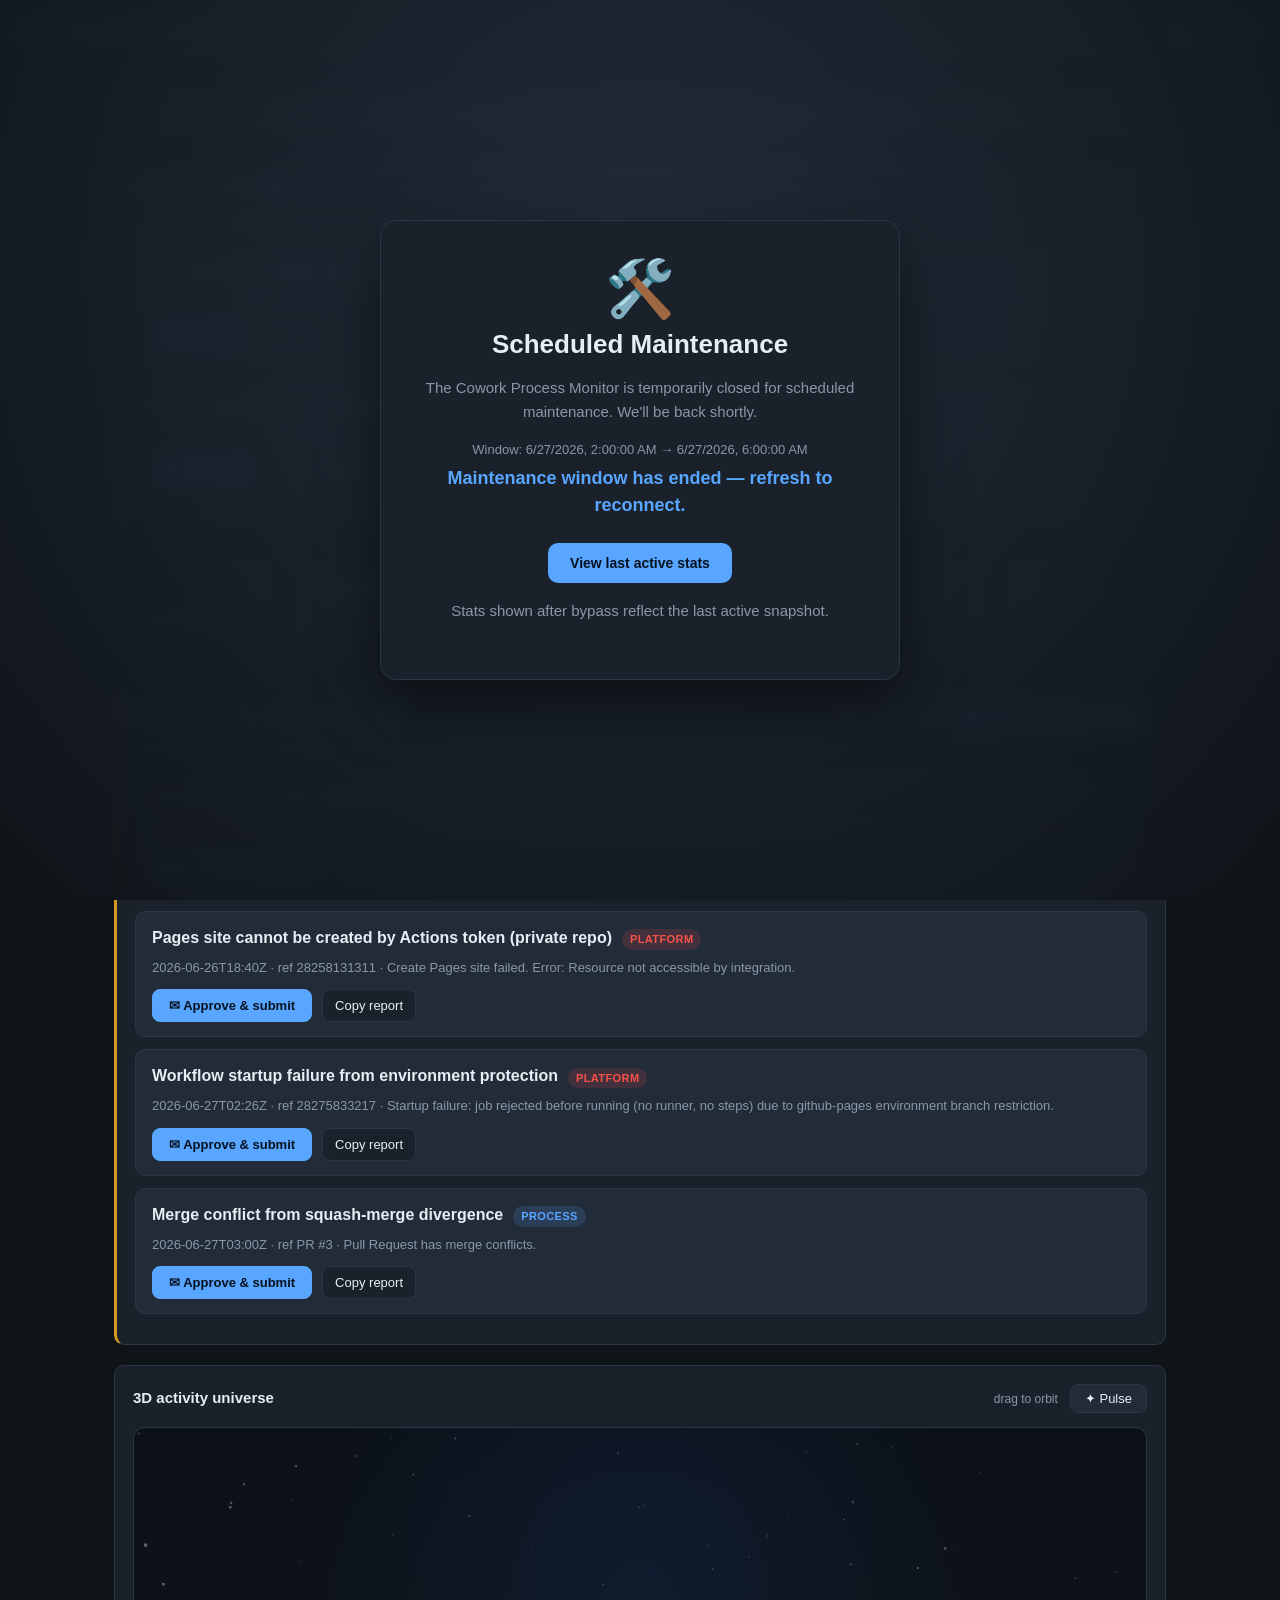
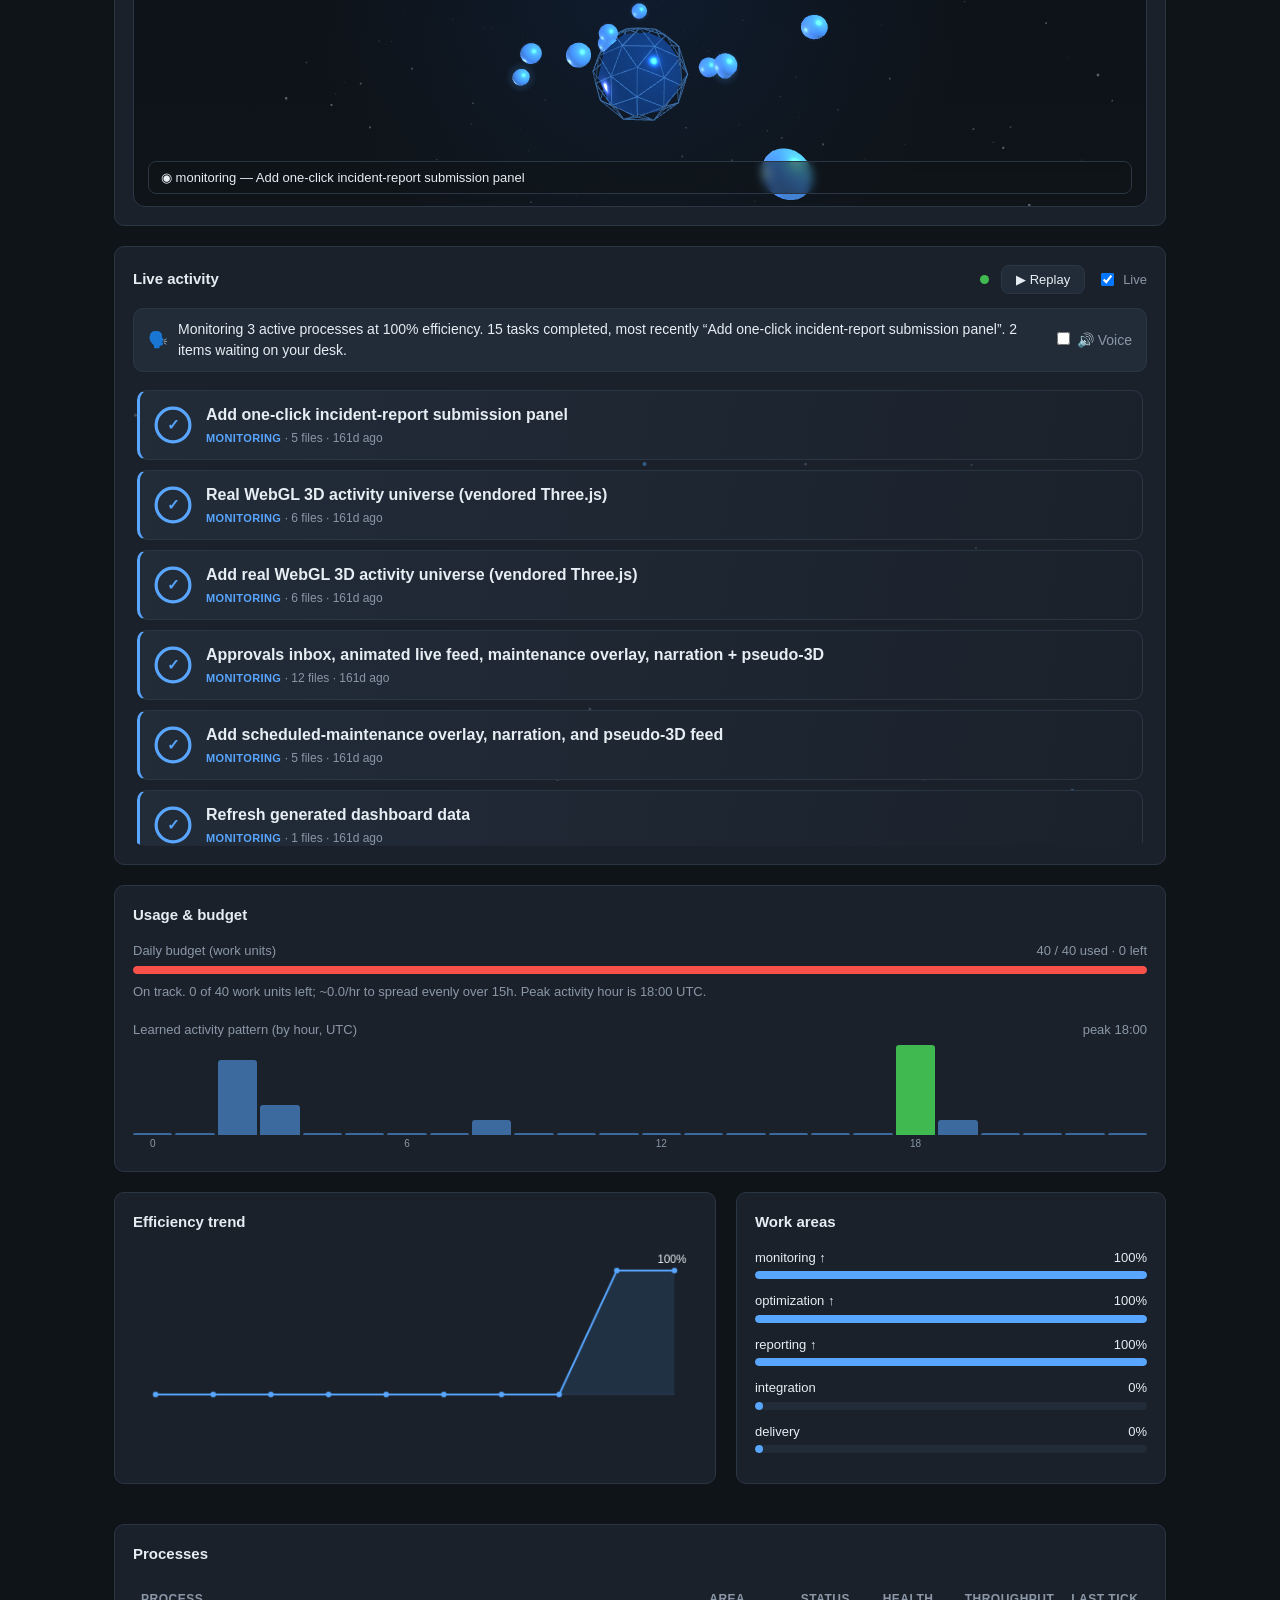
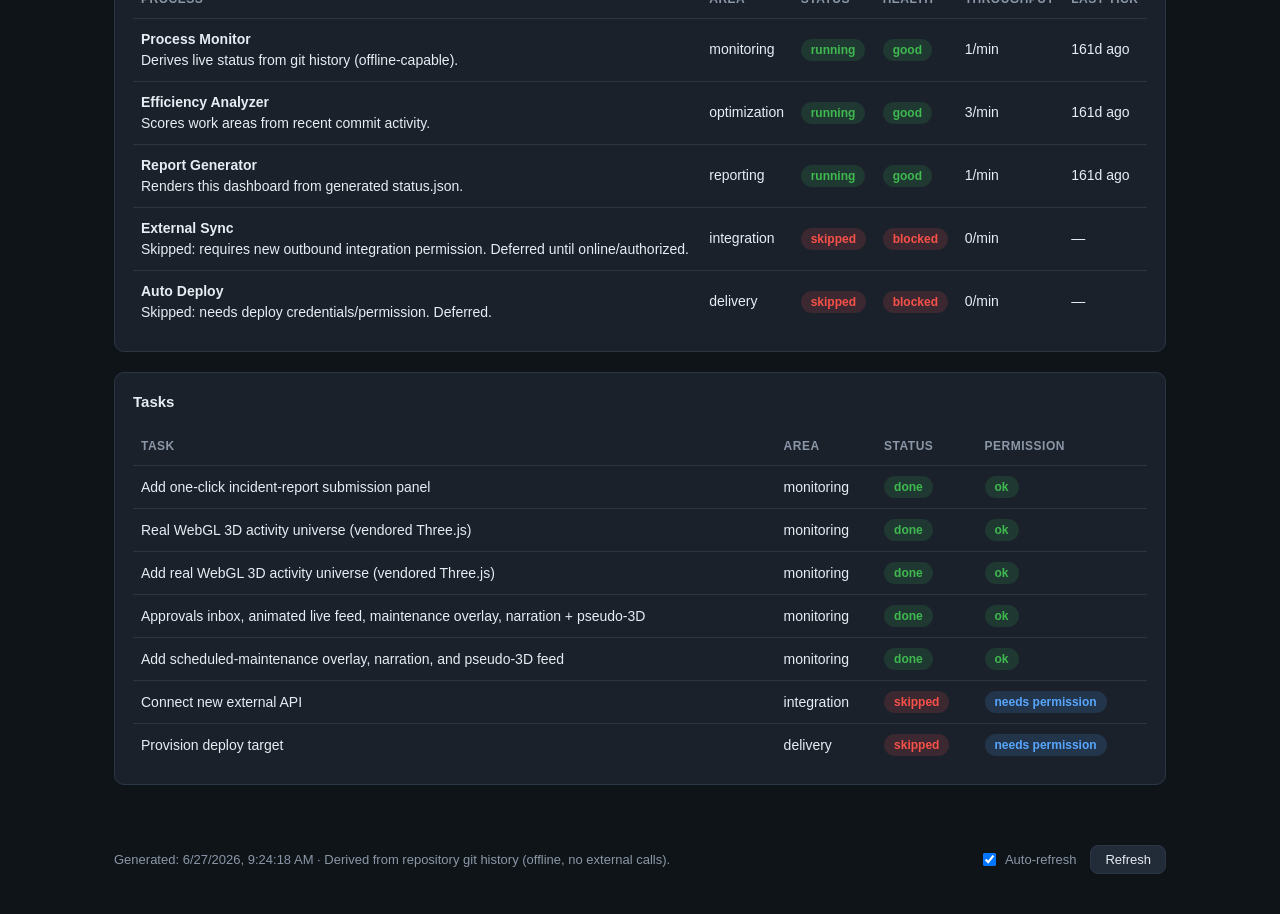
<file: index.html>
<!DOCTYPE html>
<html lang="en">
<head>
  <meta charset="UTF-8" />
  <meta http-equiv="refresh" content="0; url=dashboard/" />
  <link rel="canonical" href="dashboard/" />
  <title>Cowork Process Monitor</title>
</head>
<body>
  <p>Redirecting to the <a href="dashboard/">Cowork Process Monitor dashboard</a>…</p>
  <script>location.replace("dashboard/");</script>
</body>
</html>
</file>
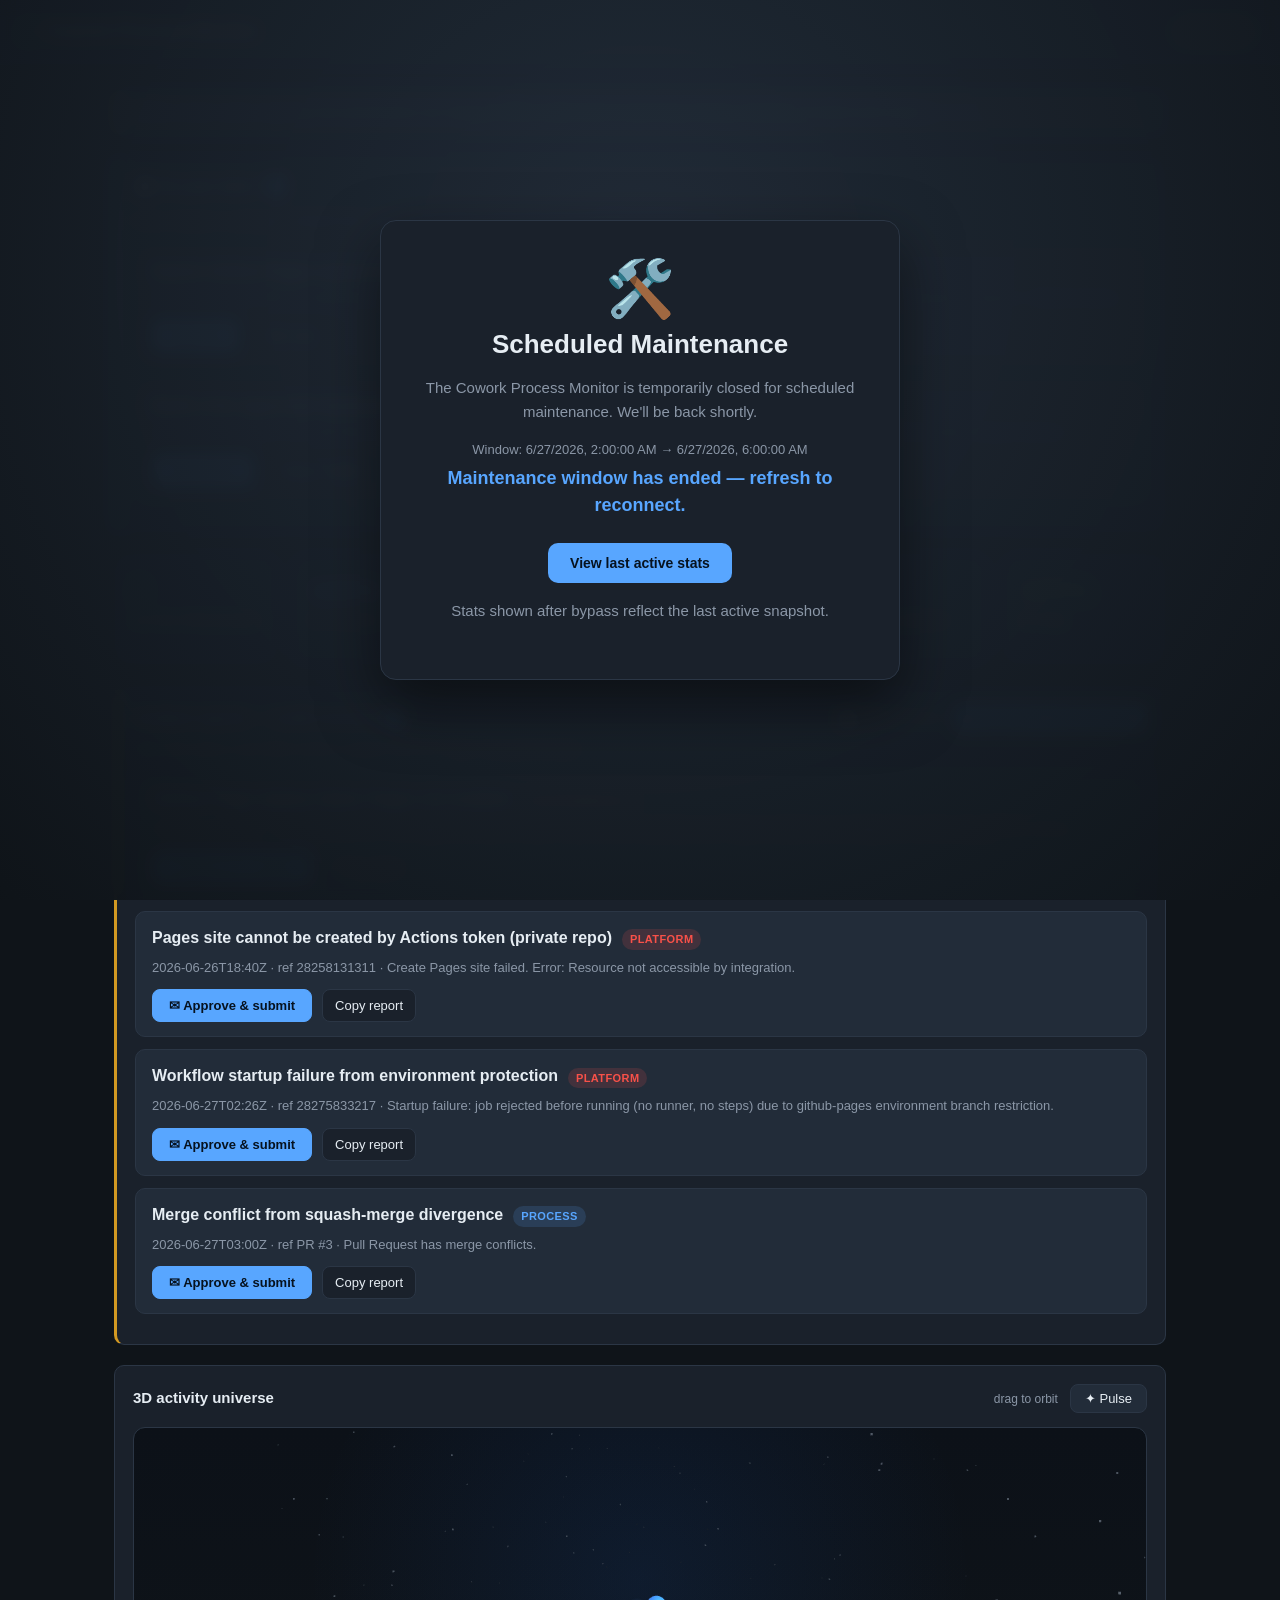
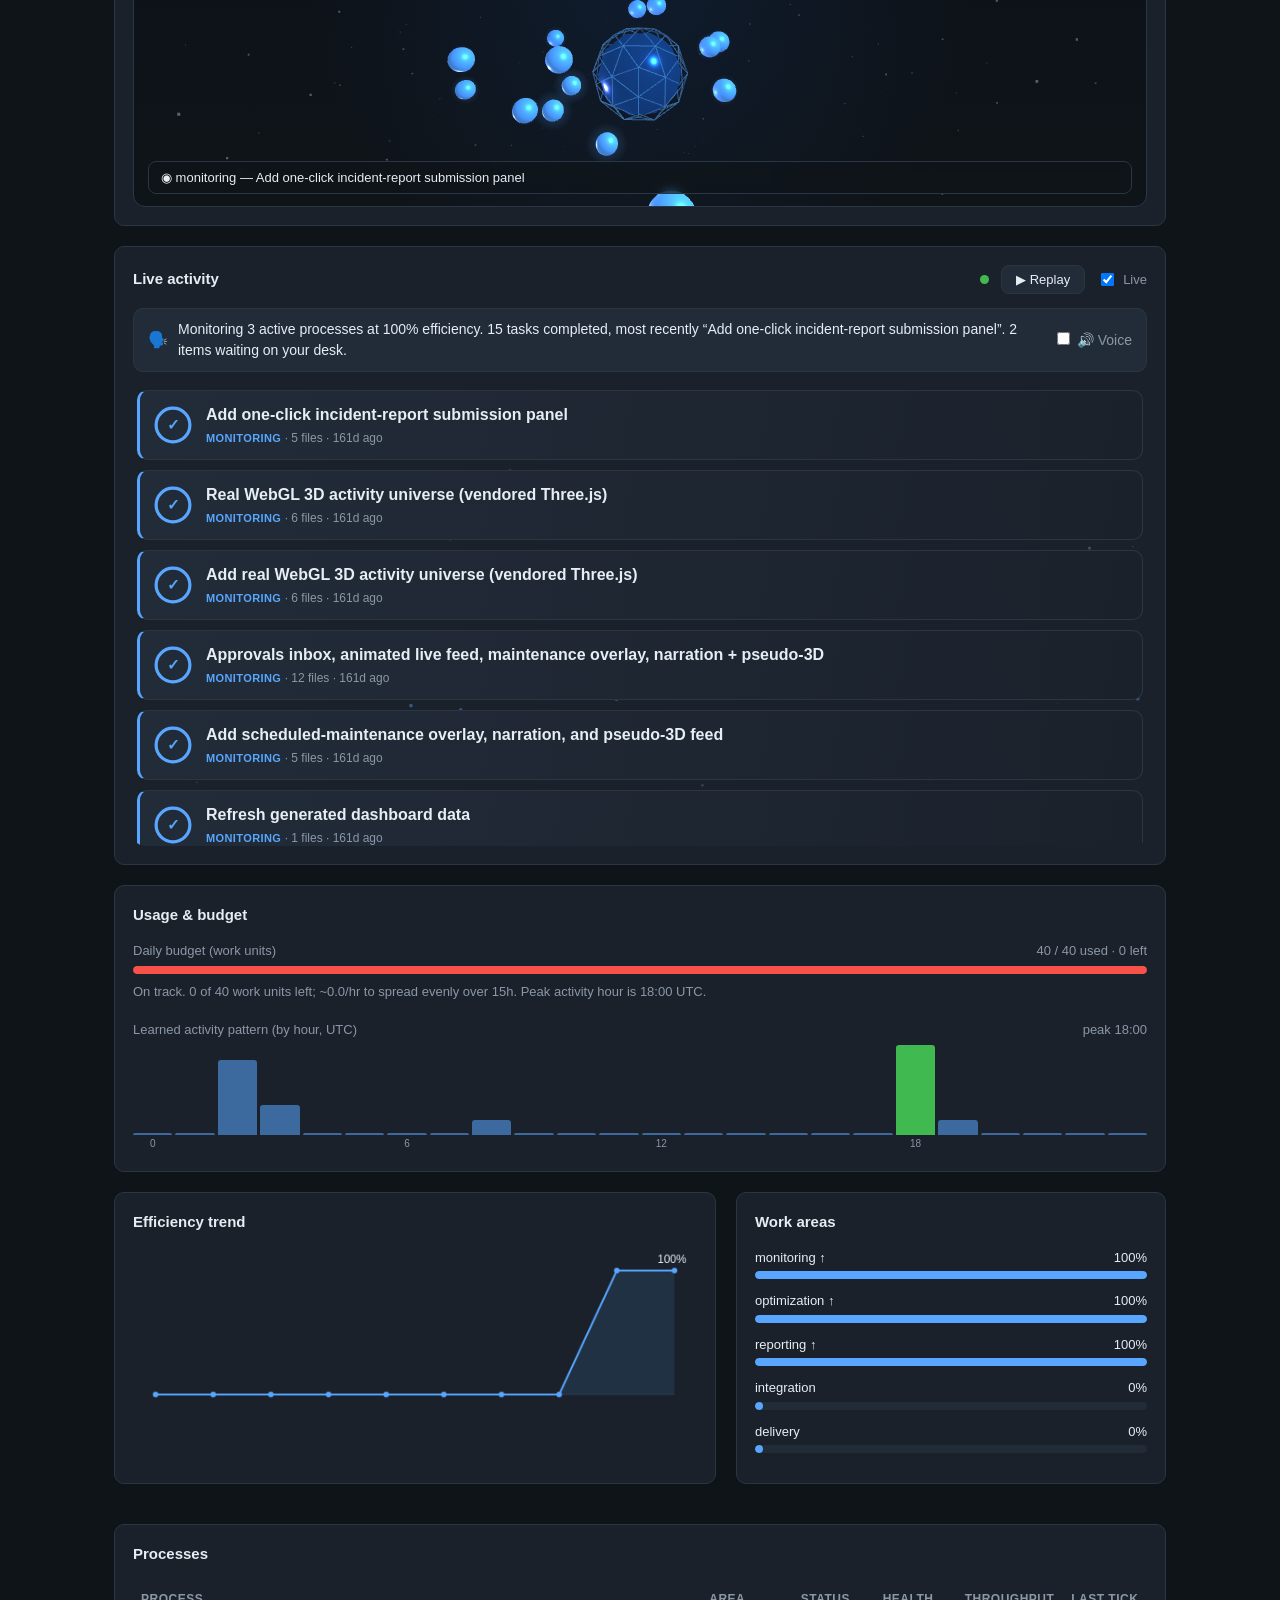
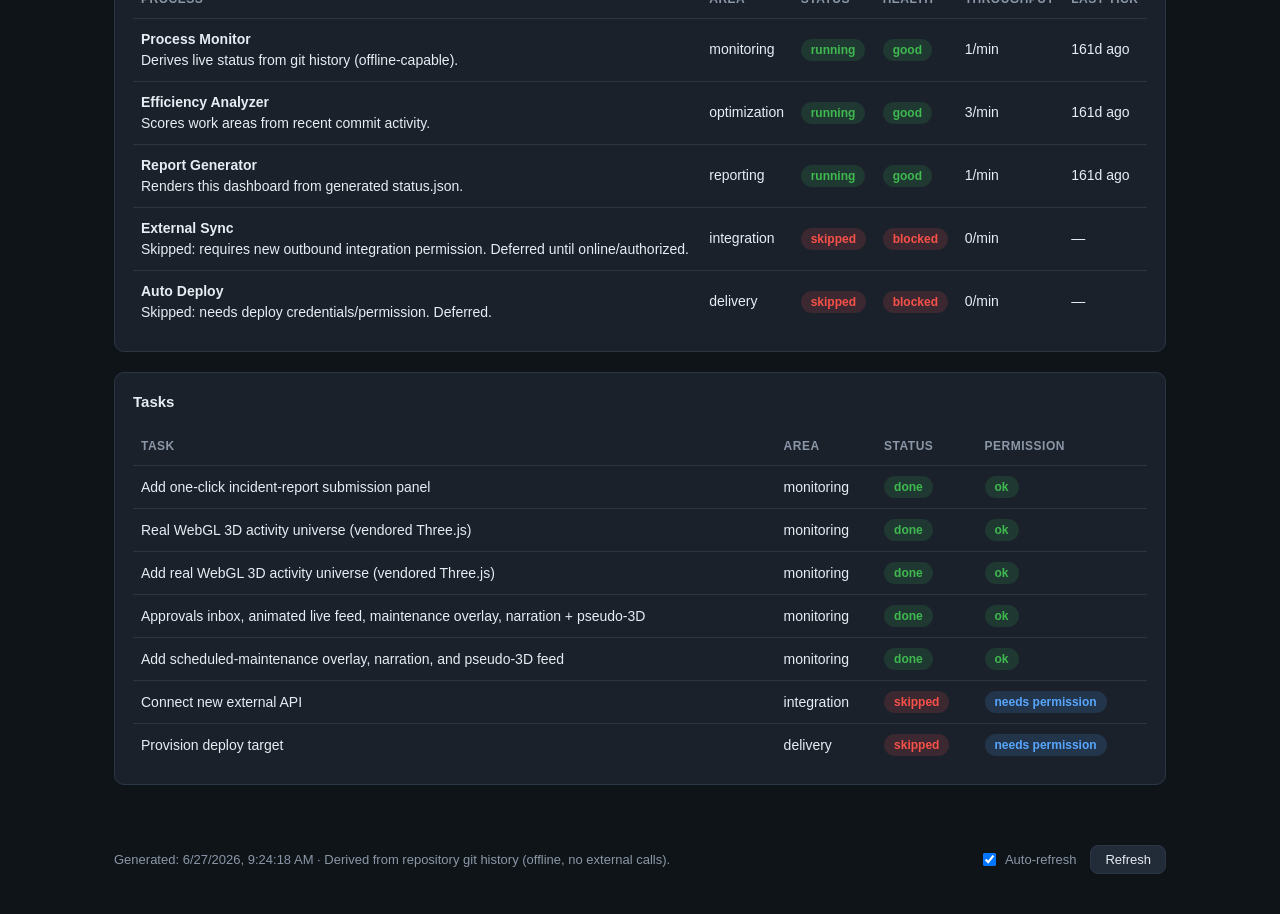
<file: dashboard/index.html>
<!DOCTYPE html>
<html lang="en">
<head>
  <meta charset="UTF-8" />
  <meta name="viewport" content="width=device-width, initial-scale=1.0" />
  <title>Cowork Process Monitor</title>
  <link rel="icon" href="data:," />
  <link rel="stylesheet" href="assets/dashboard.css" />
</head>
<body>
  <div id="maintenance" class="maintenance" hidden>
    <div class="maint-card">
      <div class="maint-icon">🛠️</div>
      <h1 id="maintTitle">Scheduled Maintenance</h1>
      <p id="maintMessage"></p>
      <div class="maint-window" id="maintWindow"></div>
      <div class="maint-countdown" id="maintCountdown"></div>
      <button id="maintBypass" type="button" class="maint-bypass">View last active stats</button>
      <p class="maint-fineprint">Stats shown after bypass reflect the last active snapshot.</p>
    </div>
  </div>

  <div id="staleBanner" class="stale-banner" hidden>
    🛠️ Maintenance mode — showing the last active stats (may be out of date).
    <button id="reEnterMaint" type="button">Back to maintenance notice</button>
  </div>

  <header class="topbar">
    <div class="brand">
      <span class="dot"></span>
      <h1>Cowork Process Monitor</h1>
    </div>
    <div class="mode" id="modeBadge">…</div>
  </header>

  <main id="app">
    <p class="loading" id="loading">Loading status…</p>

    <section class="mode-note" id="modeNote" hidden></section>

    <section class="panel desk" id="deskPanel" hidden>
      <h2>📋 On your desk <span class="badge" id="deskCount">0</span></h2>
      <p class="desk-sub" id="deskSub">Questions and actions waiting on you. Decide here.</p>
      <div id="deskItems"></div>
    </section>

    <section class="cards" id="cards" hidden></section>

    <section class="panel incidents" id="incidentsPanel" hidden>
      <div class="feed-header">
        <h2>Incident reports — credit recovery <span class="badge" id="incCount">0</span></h2>
        <div class="feed-controls">
          <label class="auto" title="When ON and a webhook is set, submit sends automatically instead of opening email"><input type="checkbox" id="autoSendToggle" /> ⚡ Auto-send</label>
          <button id="submitAll" type="button" class="desk-btn primary">✉ Approve &amp; submit all</button>
        </div>
      </div>
      <p class="desk-sub" id="incSub">One click opens a pre-filled email to support with the report. You just hit Send.</p>
      <div id="incItems"></div>
    </section>

    <section class="panel scene-panel" id="scenePanel" hidden>
      <div class="feed-header">
        <h2>3D activity universe</h2>
        <div class="feed-controls">
          <span class="scene-hint">drag to orbit</span>
          <button id="scenePulse" type="button">✦ Pulse</button>
        </div>
      </div>
      <div class="scene-wrap">
        <canvas id="scene3d"></canvas>
        <div class="scene-label" id="scene3dLabel">Initializing 3D scene…</div>
      </div>
    </section>

    <section class="panel feed-panel" id="feedPanel" hidden>
      <div class="feed-header">
        <h2>Live activity</h2>
        <div class="feed-controls">
          <span class="live-dot" id="liveDot" title="live"></span>
          <button id="replayBtn" type="button">▶ Replay</button>
          <label class="auto"><input type="checkbox" id="liveToggle" checked /> Live</label>
        </div>
      </div>
      <div class="narration" id="narration">
        <span class="narr-icon">🗣️</span>
        <span id="narrText">Booting narrator…</span>
        <label class="auto narr-voice"><input type="checkbox" id="voiceToggle" /> 🔊 Voice</label>
      </div>
      <div class="feed-stage" id="feedStage">
        <canvas id="stars" class="stars-canvas"></canvas>
        <canvas id="burst" class="burst-canvas"></canvas>
        <div id="feed" class="feed feed-3d"></div>
      </div>
    </section>

    <section class="panel" id="usagePanel" hidden>
      <h2>Usage &amp; budget</h2>
      <div class="usage-top">
        <div class="usage-budget">
          <div class="usage-head">
            <span id="usageLabel">Daily budget</span>
            <span id="usageNums">—</span>
          </div>
          <div class="area-bar"><span id="usageFill"></span></div>
          <p class="usage-note" id="usageNote"></p>
        </div>
      </div>
      <div class="usage-pattern">
        <div class="usage-head"><span>Learned activity pattern (by hour, UTC)</span><span id="peakHour"></span></div>
        <div class="hours" id="hours"></div>
      </div>
    </section>

    <section class="grid">
      <div class="panel" id="trendPanel" hidden>
        <h2>Efficiency trend</h2>
        <canvas id="trend" width="600" height="180" aria-label="Efficiency trend chart"></canvas>
      </div>
      <div class="panel" id="areasPanel" hidden>
        <h2>Work areas</h2>
        <div id="areas"></div>
      </div>
    </section>

    <section class="panel" id="procPanel" hidden>
      <h2>Processes</h2>
      <table id="procTable">
        <thead>
          <tr><th>Process</th><th>Area</th><th>Status</th><th>Health</th><th>Throughput</th><th>Last tick</th></tr>
        </thead>
        <tbody></tbody>
      </table>
    </section>

    <section class="panel" id="taskPanel" hidden>
      <h2>Tasks</h2>
      <table id="taskTable">
        <thead><tr><th>Task</th><th>Area</th><th>Status</th><th>Permission</th></tr></thead>
        <tbody></tbody>
      </table>
    </section>
  </main>

  <footer class="footer">
    <span id="meta">
      <span id="generatedAt">—</span>
      <span id="dataSource" class="datasource"></span>
    </span>
    <span class="footer-actions">
      <label class="auto"><input type="checkbox" id="autoRefresh" checked /> Auto-refresh</label>
      <button id="refresh" type="button">Refresh</button>
    </span>
  </footer>

  <script src="vendor/three.min.js"></script>
  <script src="assets/scene3d.js"></script>
  <script src="assets/dashboard.js"></script>
</body>
</html>
</file>
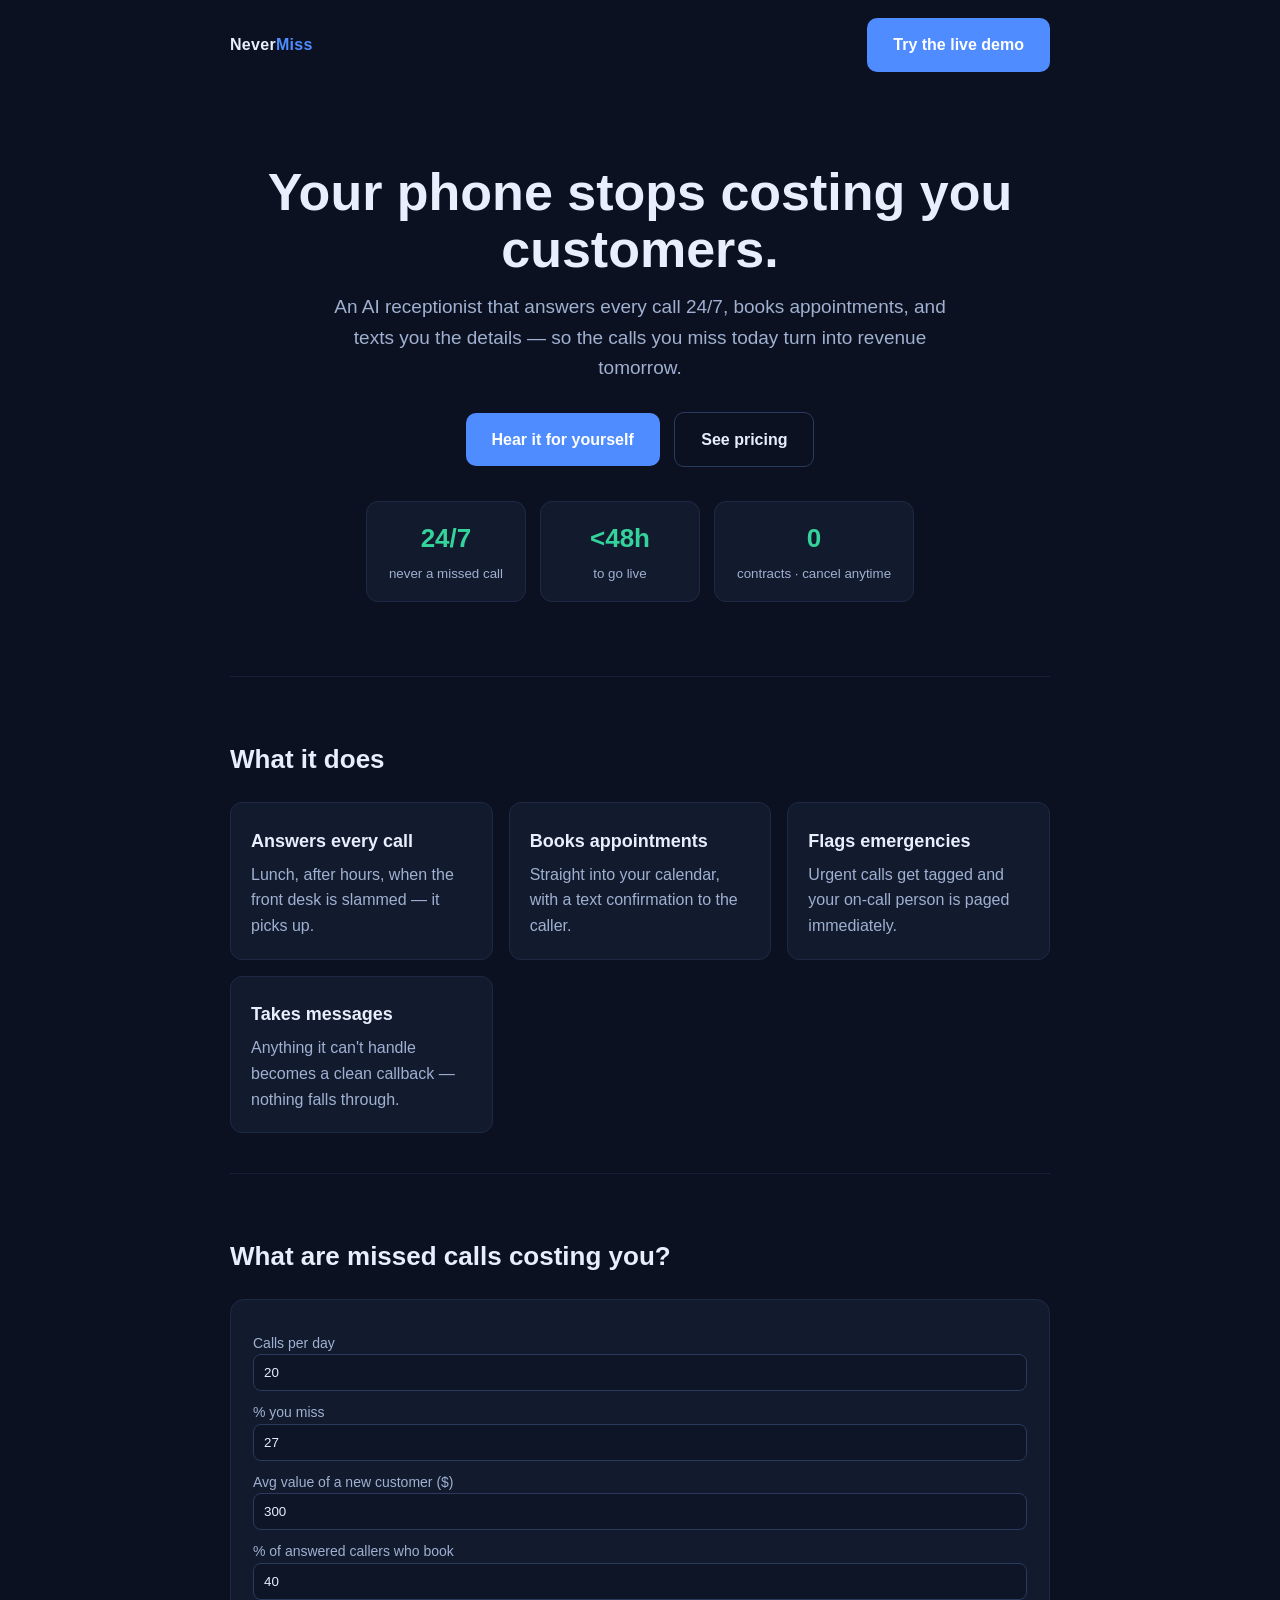
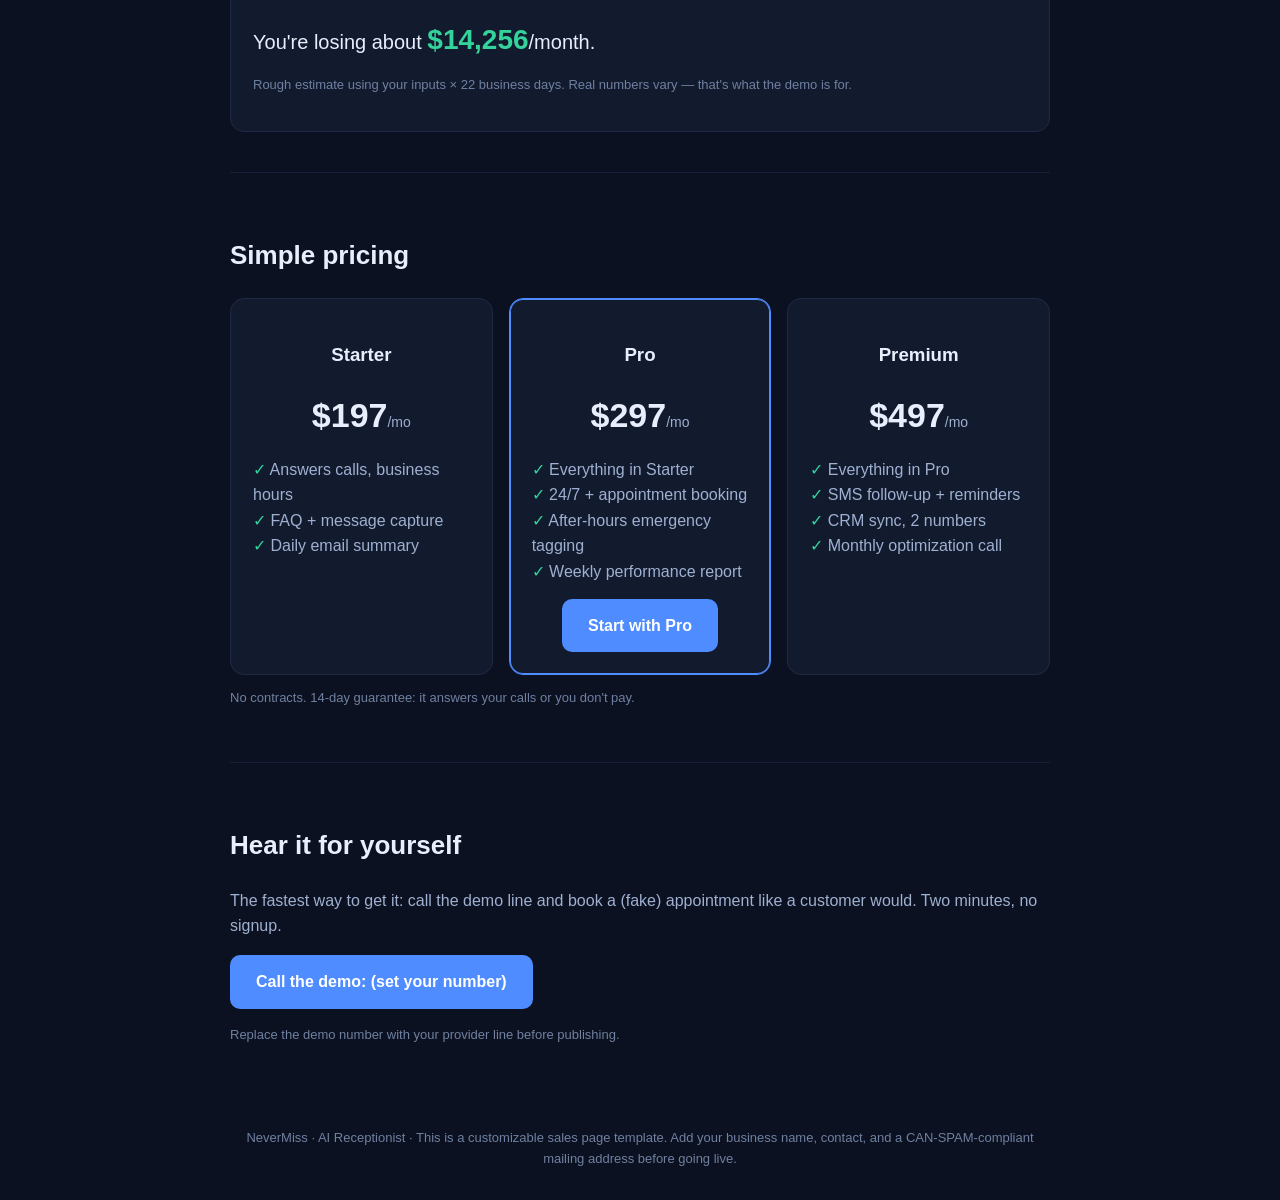
<file: business/landing/index.html>
<!DOCTYPE html>
<html lang="en">
<head>
<meta charset="UTF-8" />
<meta name="viewport" content="width=device-width, initial-scale=1.0" />
<title>NeverMiss — AI Receptionist for Local Businesses</title>
<style>
  :root{--bg:#0b1120;--card:#121a2e;--ink:#e8eefc;--mut:#9fb0d0;--acc:#4f8cff;--ok:#33d39b}
  *{box-sizing:border-box}
  body{margin:0;font:16px/1.6 -apple-system,Segoe UI,Roboto,Helvetica,Arial,sans-serif;background:var(--bg);color:var(--ink)}
  .wrap{max-width:860px;margin:0 auto;padding:0 20px}
  header{padding:18px 0;display:flex;justify-content:space-between;align-items:center}
  .brand{font-weight:800;letter-spacing:.3px}
  .brand span{color:var(--acc)}
  .hero{padding:64px 0 40px;text-align:center}
  .hero h1{font-size:clamp(30px,6vw,52px);margin:.2em 0;line-height:1.1}
  .hero p{color:var(--mut);font-size:19px;max-width:620px;margin:14px auto 28px}
  .cta{display:inline-block;background:var(--acc);color:#fff;text-decoration:none;font-weight:700;padding:14px 26px;border-radius:10px}
  .cta.ghost{background:transparent;border:1px solid #2a3a5e;color:var(--ink);margin-left:10px}
  .stats{display:flex;gap:14px;flex-wrap:wrap;justify-content:center;margin:34px 0}
  .stat{background:var(--card);border:1px solid #1e2a45;border-radius:12px;padding:16px 22px;min-width:160px}
  .stat b{display:block;font-size:26px;color:var(--ok)}
  .stat small{color:var(--mut)}
  section{padding:40px 0;border-top:1px solid #16203a}
  h2{font-size:26px}
  .grid{display:grid;grid-template-columns:repeat(auto-fit,minmax(220px,1fr));gap:16px}
  .card{background:var(--card);border:1px solid #1e2a45;border-radius:12px;padding:20px}
  .card h3{margin:.2em 0;font-size:18px}
  .card p{color:var(--mut);margin:.4em 0 0}
  .price{display:grid;grid-template-columns:repeat(auto-fit,minmax(220px,1fr));gap:16px}
  .tier{background:var(--card);border:1px solid #1e2a45;border-radius:14px;padding:22px;text-align:center}
  .tier.feature{border-color:var(--acc);box-shadow:0 0 0 1px var(--acc) inset}
  .tier .amt{font-size:34px;font-weight:800}
  .tier .amt small{font-size:14px;color:var(--mut);font-weight:400}
  .tier ul{list-style:none;padding:0;margin:14px 0;color:var(--mut);text-align:left}
  .tier li:before{content:"✓ ";color:var(--ok)}
  .calc{background:var(--card);border:1px solid #1e2a45;border-radius:14px;padding:22px}
  .calc label{display:block;color:var(--mut);font-size:14px;margin:10px 0 4px}
  .calc input{width:100%;padding:10px;border-radius:8px;border:1px solid #2a3a5e;background:#0d1526;color:var(--ink)}
  .result{margin-top:18px;font-size:20px}
  .result b{color:var(--ok);font-size:28px}
  .disc{color:#6f80a0;font-size:13px}
  footer{padding:30px 0;color:#6f80a0;font-size:13px;text-align:center}
</style>
</head>
<body>
<div class="wrap">
  <header>
    <div class="brand">Never<span>Miss</span></div>
    <a class="cta" href="#demo">Try the live demo</a>
  </header>

  <div class="hero">
    <h1>Your phone stops costing you customers.</h1>
    <p>An AI receptionist that answers every call 24/7, books appointments, and
       texts you the details — so the calls you miss today turn into revenue
       tomorrow.</p>
    <a class="cta" href="#demo">Hear it for yourself</a>
    <a class="cta ghost" href="#pricing">See pricing</a>
    <div class="stats">
      <div class="stat"><b>24/7</b><small>never a missed call</small></div>
      <div class="stat"><b>&lt;48h</b><small>to go live</small></div>
      <div class="stat"><b>0</b><small>contracts · cancel anytime</small></div>
    </div>
  </div>

  <section id="how">
    <h2>What it does</h2>
    <div class="grid">
      <div class="card"><h3>Answers every call</h3><p>Lunch, after hours, when the front desk is slammed — it picks up.</p></div>
      <div class="card"><h3>Books appointments</h3><p>Straight into your calendar, with a text confirmation to the caller.</p></div>
      <div class="card"><h3>Flags emergencies</h3><p>Urgent calls get tagged and your on-call person is paged immediately.</p></div>
      <div class="card"><h3>Takes messages</h3><p>Anything it can't handle becomes a clean callback — nothing falls through.</p></div>
    </div>
  </section>

  <section id="calc">
    <h2>What are missed calls costing you?</h2>
    <div class="calc">
      <label>Calls per day <input id="cpd" type="number" value="20"></label>
      <label>% you miss <input id="miss" type="number" value="27"></label>
      <label>Avg value of a new customer ($) <input id="val" type="number" value="300"></label>
      <label>% of answered callers who book <input id="close" type="number" value="40"></label>
      <div class="result">You're losing about <b id="out">$0</b>/month.</div>
      <p class="disc">Rough estimate using your inputs × 22 business days. Real numbers vary — that's what the demo is for.</p>
    </div>
  </section>

  <section id="pricing">
    <h2>Simple pricing</h2>
    <div class="price">
      <div class="tier"><h3>Starter</h3><div class="amt">$197<small>/mo</small></div>
        <ul><li>Answers calls, business hours</li><li>FAQ + message capture</li><li>Daily email summary</li></ul></div>
      <div class="tier feature"><h3>Pro</h3><div class="amt">$297<small>/mo</small></div>
        <ul><li>Everything in Starter</li><li>24/7 + appointment booking</li><li>After-hours emergency tagging</li><li>Weekly performance report</li></ul>
        <a class="cta" href="#demo">Start with Pro</a></div>
      <div class="tier"><h3>Premium</h3><div class="amt">$497<small>/mo</small></div>
        <ul><li>Everything in Pro</li><li>SMS follow-up + reminders</li><li>CRM sync, 2 numbers</li><li>Monthly optimization call</li></ul></div>
    </div>
    <p class="disc">No contracts. 14-day guarantee: it answers your calls or you don't pay.</p>
  </section>

  <section id="demo">
    <h2>Hear it for yourself</h2>
    <p style="color:var(--mut)">The fastest way to get it: call the demo line and book a (fake)
       appointment like a customer would. Two minutes, no signup.</p>
    <p><a class="cta" href="tel:+10000000000">Call the demo: (set your number)</a></p>
    <p class="disc">Replace the demo number with your provider line before publishing.</p>
  </section>
</div>

<footer>
  <div class="wrap">
    NeverMiss · AI Receptionist · This is a customizable sales page template.
    Add your business name, contact, and a CAN-SPAM-compliant mailing address
    before going live.
  </div>
</footer>

<script>
  function fmt(n){return "$"+Math.round(n).toLocaleString();}
  function calc(){
    var cpd=+document.getElementById('cpd').value||0;
    var miss=(+document.getElementById('miss').value||0)/100;
    var val=+document.getElementById('val').value||0;
    var close=(+document.getElementById('close').value||0)/100;
    var lost = cpd*miss*22*close*val;
    document.getElementById('out').textContent = fmt(lost);
  }
  ['cpd','miss','val','close'].forEach(function(id){
    document.getElementById(id).addEventListener('input',calc);
  });
  calc();
</script>
</body>
</html>
</file>
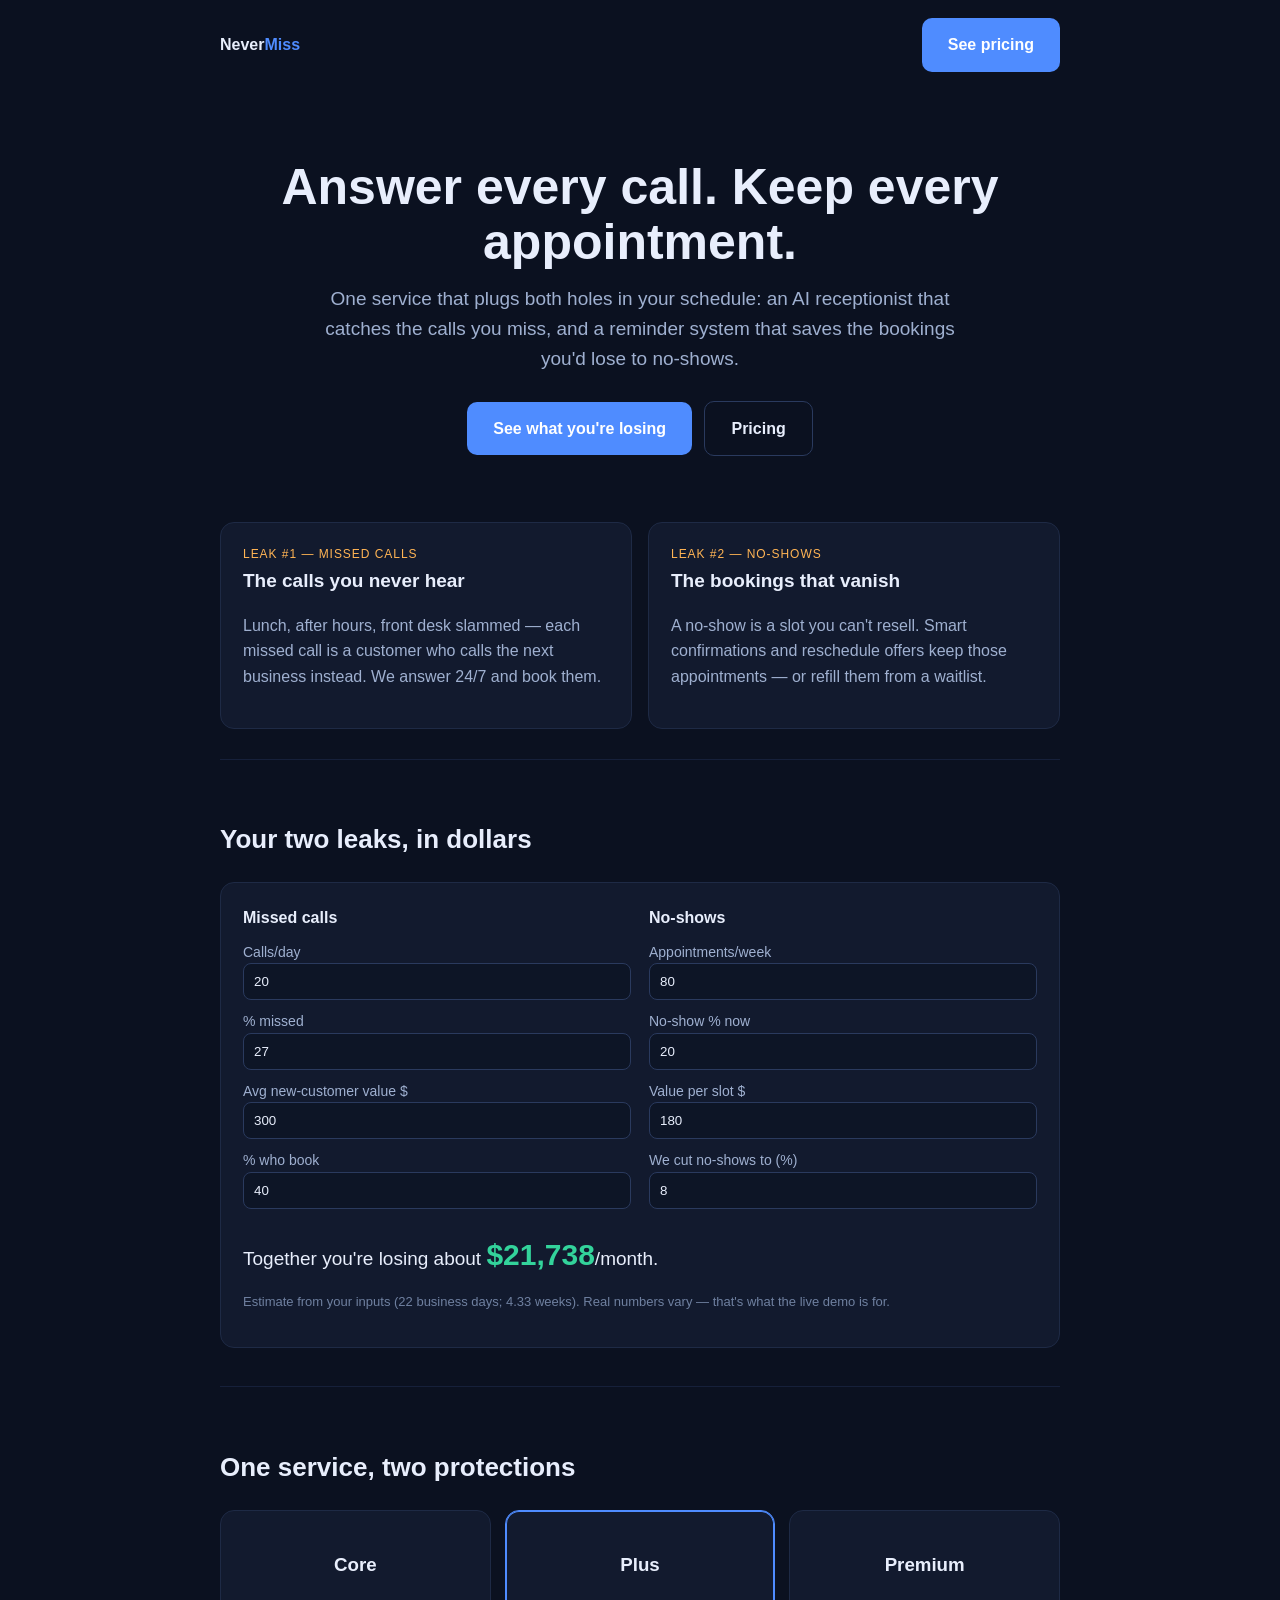
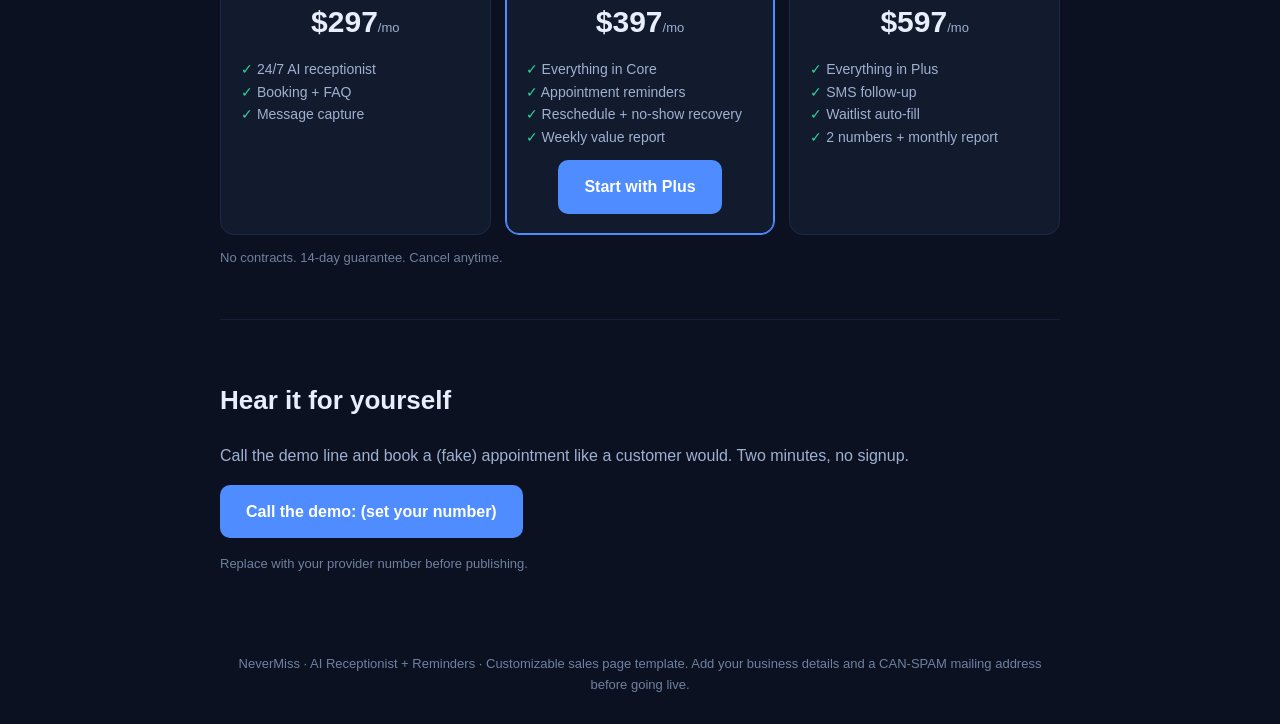
<file: business/bundle/landing/index.html>
<!DOCTYPE html>
<html lang="en">
<head>
<meta charset="UTF-8" />
<meta name="viewport" content="width=device-width, initial-scale=1.0" />
<title>NeverMiss — Answer Every Call. Keep Every Appointment.</title>
<style>
  :root{--bg:#0b1120;--card:#121a2e;--ink:#e8eefc;--mut:#9fb0d0;--acc:#4f8cff;--ok:#33d39b;--warn:#ffb454}
  *{box-sizing:border-box}
  body{margin:0;font:16px/1.6 -apple-system,Segoe UI,Roboto,Helvetica,Arial,sans-serif;background:var(--bg);color:var(--ink)}
  .wrap{max-width:880px;margin:0 auto;padding:0 20px}
  header{padding:18px 0;display:flex;justify-content:space-between;align-items:center}
  .brand{font-weight:800}.brand span{color:var(--acc)}
  .hero{padding:60px 0 36px;text-align:center}
  .hero h1{font-size:clamp(30px,6vw,50px);margin:.2em 0;line-height:1.1}
  .hero p{color:var(--mut);font-size:19px;max-width:640px;margin:14px auto 26px}
  .cta{display:inline-block;background:var(--acc);color:#fff;text-decoration:none;font-weight:700;padding:14px 26px;border-radius:10px}
  .cta.ghost{background:transparent;border:1px solid #2a3a5e;color:var(--ink);margin-left:8px}
  .two{display:grid;grid-template-columns:1fr 1fr;gap:16px;margin:30px 0}
  @media(max-width:640px){.two{grid-template-columns:1fr}}
  .leak{background:var(--card);border:1px solid #1e2a45;border-radius:14px;padding:22px}
  .leak h3{margin:.1em 0;font-size:19px}
  .leak .tag{font-size:12px;color:var(--warn);text-transform:uppercase;letter-spacing:.08em}
  .leak p{color:var(--mut)}
  section{padding:38px 0;border-top:1px solid #16203a}
  h2{font-size:26px}
  .calc{background:var(--card);border:1px solid #1e2a45;border-radius:14px;padding:22px;margin-top:14px}
  .calc label{display:block;color:var(--mut);font-size:14px;margin:10px 0 4px}
  .calc input{width:100%;padding:10px;border-radius:8px;border:1px solid #2a3a5e;background:#0d1526;color:var(--ink)}
  .grid2{display:grid;grid-template-columns:1fr 1fr;gap:18px}
  @media(max-width:640px){.grid2{grid-template-columns:1fr}}
  .total{margin-top:18px;font-size:19px}.total b{color:var(--ok);font-size:30px}
  .price{display:grid;grid-template-columns:repeat(3,1fr);gap:14px;margin-top:14px}
  @media(max-width:640px){.price{grid-template-columns:1fr}}
  .tier{background:var(--card);border:1px solid #1e2a45;border-radius:14px;padding:20px;text-align:center}
  .tier.feature{border-color:var(--acc);box-shadow:0 0 0 1px var(--acc) inset}
  .tier .amt{font-size:30px;font-weight:800}.tier .amt small{font-size:13px;color:var(--mut);font-weight:400}
  .tier ul{list-style:none;padding:0;margin:12px 0;color:var(--mut);text-align:left;font-size:14px}
  .tier li:before{content:"✓ ";color:var(--ok)}
  .disc{color:#6f80a0;font-size:13px}
  footer{padding:28px 0;color:#6f80a0;font-size:13px;text-align:center}
</style>
</head>
<body>
<div class="wrap">
  <header><div class="brand">Never<span>Miss</span></div><a class="cta" href="#pricing">See pricing</a></header>

  <div class="hero">
    <h1>Answer every call. Keep every appointment.</h1>
    <p>One service that plugs both holes in your schedule: an AI receptionist that
       catches the calls you miss, and a reminder system that saves the bookings
       you'd lose to no-shows.</p>
    <a class="cta" href="#calc">See what you're losing</a>
    <a class="cta ghost" href="#pricing">Pricing</a>
  </div>

  <div class="two">
    <div class="leak"><div class="tag">Leak #1 — missed calls</div>
      <h3>The calls you never hear</h3>
      <p>Lunch, after hours, front desk slammed — each missed call is a customer
         who calls the next business instead. We answer 24/7 and book them.</p></div>
    <div class="leak"><div class="tag">Leak #2 — no-shows</div>
      <h3>The bookings that vanish</h3>
      <p>A no-show is a slot you can't resell. Smart confirmations and reschedule
         offers keep those appointments — or refill them from a waitlist.</p></div>
  </div>

  <section id="calc">
    <h2>Your two leaks, in dollars</h2>
    <div class="calc">
      <div class="grid2">
        <div>
          <strong>Missed calls</strong>
          <label>Calls/day <input id="cpd" type="number" value="20"></label>
          <label>% missed <input id="miss" type="number" value="27"></label>
          <label>Avg new-customer value $ <input id="val" type="number" value="300"></label>
          <label>% who book <input id="close" type="number" value="40"></label>
        </div>
        <div>
          <strong>No-shows</strong>
          <label>Appointments/week <input id="apw" type="number" value="80"></label>
          <label>No-show % now <input id="ns" type="number" value="20"></label>
          <label>Value per slot $ <input id="slot" type="number" value="180"></label>
          <label>We cut no-shows to (%) <input id="nsa" type="number" value="8"></label>
        </div>
      </div>
      <div class="total">Together you're losing about <b id="out">$0</b>/month.</div>
      <p class="disc">Estimate from your inputs (22 business days; 4.33 weeks). Real
         numbers vary — that's what the live demo is for.</p>
    </div>
  </section>

  <section id="pricing">
    <h2>One service, two protections</h2>
    <div class="price">
      <div class="tier"><h3>Core</h3><div class="amt">$297<small>/mo</small></div>
        <ul><li>24/7 AI receptionist</li><li>Booking + FAQ</li><li>Message capture</li></ul></div>
      <div class="tier feature"><h3>Plus</h3><div class="amt">$397<small>/mo</small></div>
        <ul><li>Everything in Core</li><li>Appointment reminders</li><li>Reschedule + no-show recovery</li><li>Weekly value report</li></ul>
        <a class="cta" href="#demo">Start with Plus</a></div>
      <div class="tier"><h3>Premium</h3><div class="amt">$597<small>/mo</small></div>
        <ul><li>Everything in Plus</li><li>SMS follow-up</li><li>Waitlist auto-fill</li><li>2 numbers + monthly report</li></ul></div>
    </div>
    <p class="disc">No contracts. 14-day guarantee. Cancel anytime.</p>
  </section>

  <section id="demo">
    <h2>Hear it for yourself</h2>
    <p style="color:var(--mut)">Call the demo line and book a (fake) appointment like a
       customer would. Two minutes, no signup.</p>
    <p><a class="cta" href="tel:+10000000000">Call the demo: (set your number)</a></p>
    <p class="disc">Replace with your provider number before publishing.</p>
  </section>
</div>

<footer><div class="wrap">NeverMiss · AI Receptionist + Reminders · Customizable
  sales page template. Add your business details and a CAN-SPAM mailing address
  before going live.</div></footer>

<script>
  function n(id){return +document.getElementById(id).value||0;}
  function fmt(x){return "$"+Math.round(x).toLocaleString();}
  function calc(){
    var callLoss = n('cpd')*(n('miss')/100)*22*(n('close')/100)*n('val');
    var nsLoss = n('apw')*4.33*((n('ns')-n('nsa'))/100)*n('slot');
    document.getElementById('out').textContent = fmt(callLoss + Math.max(0,nsLoss));
  }
  ['cpd','miss','val','close','apw','ns','slot','nsa'].forEach(function(id){
    document.getElementById(id).addEventListener('input',calc);});
  calc();
</script>
</body>
</html>
</file>
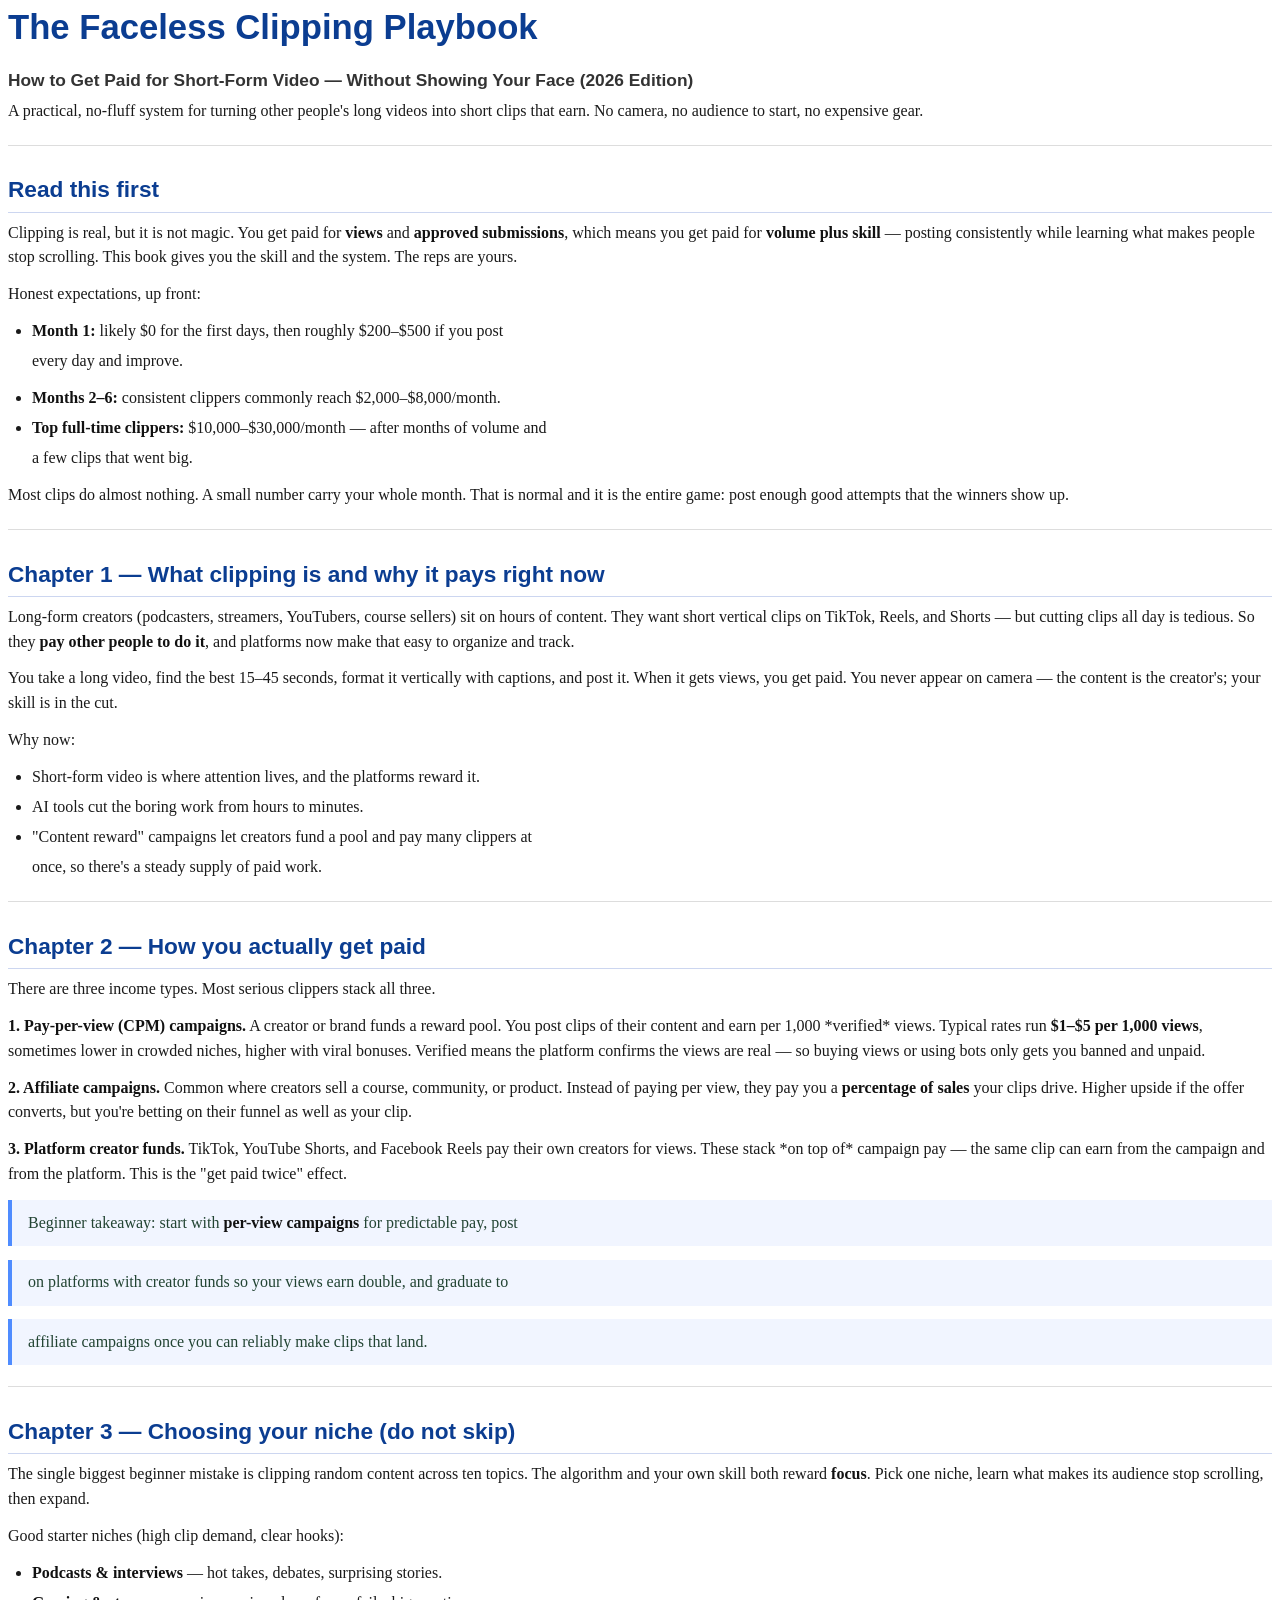
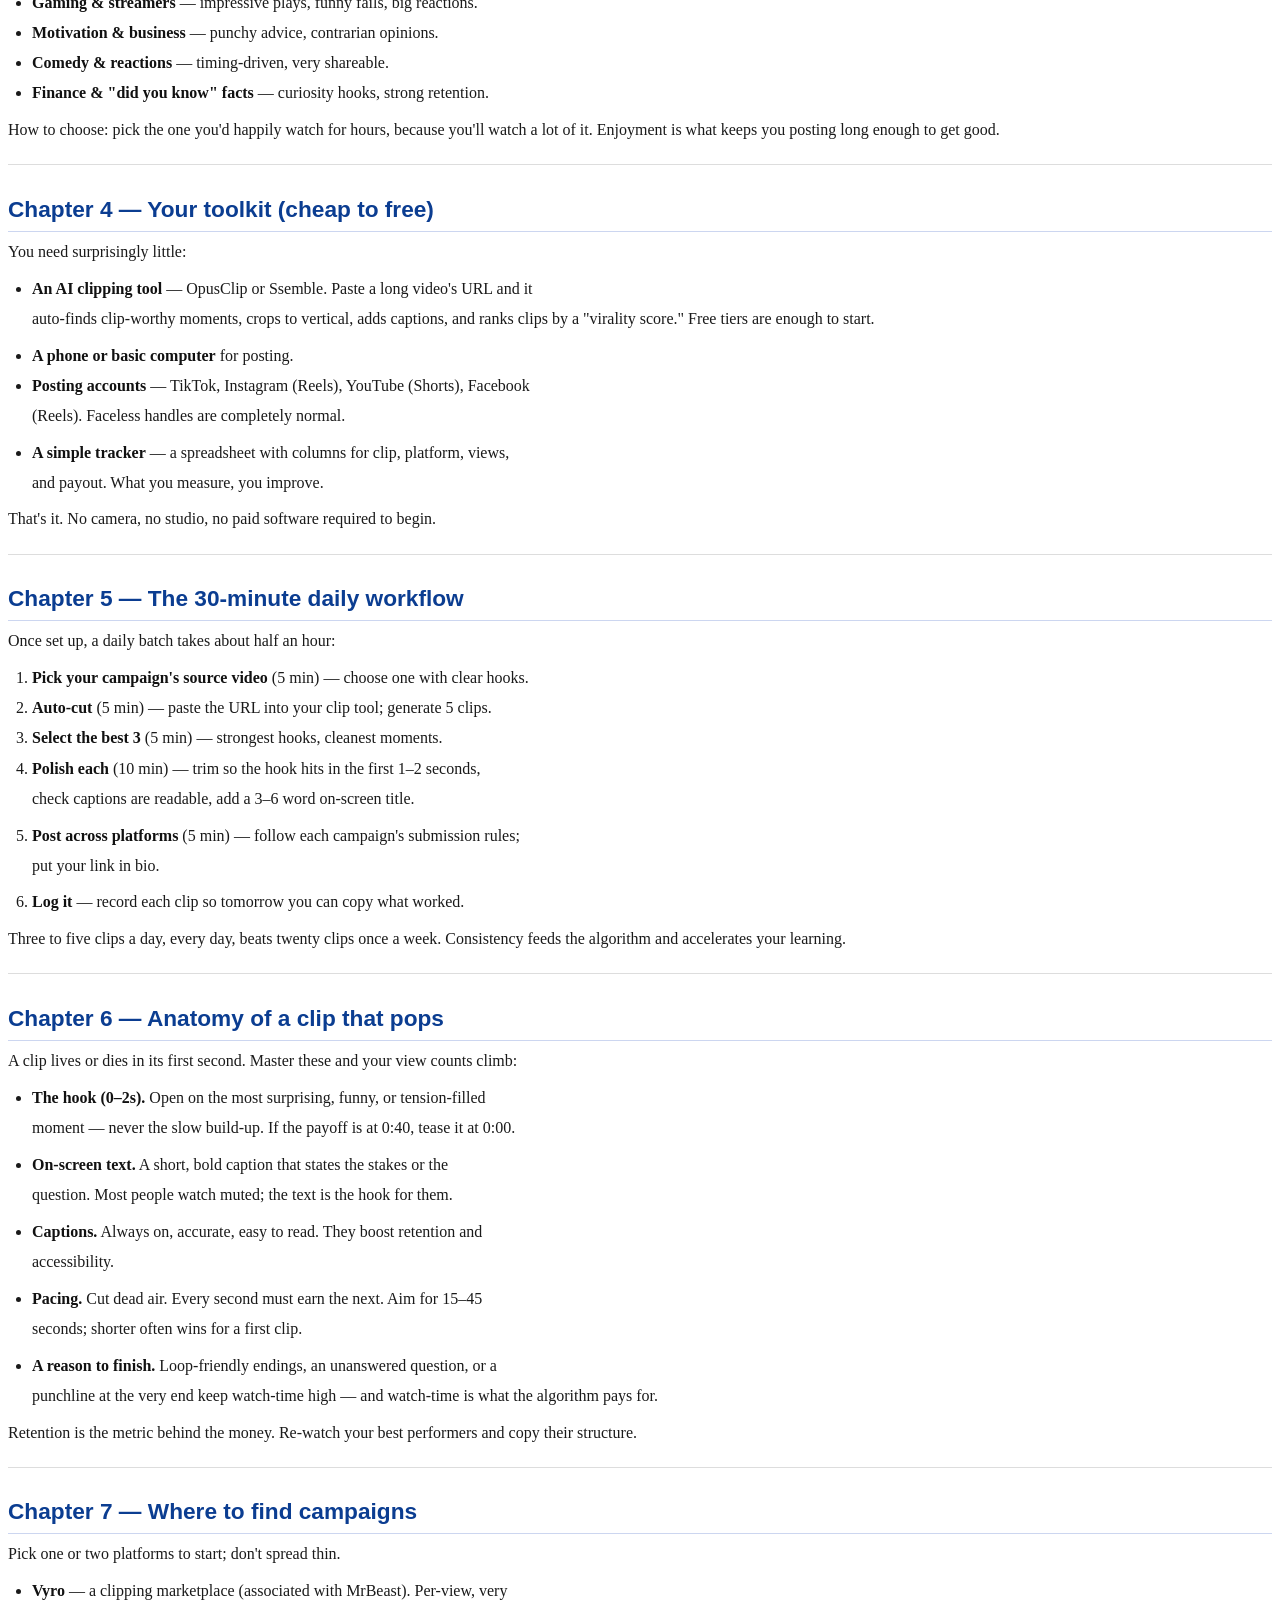
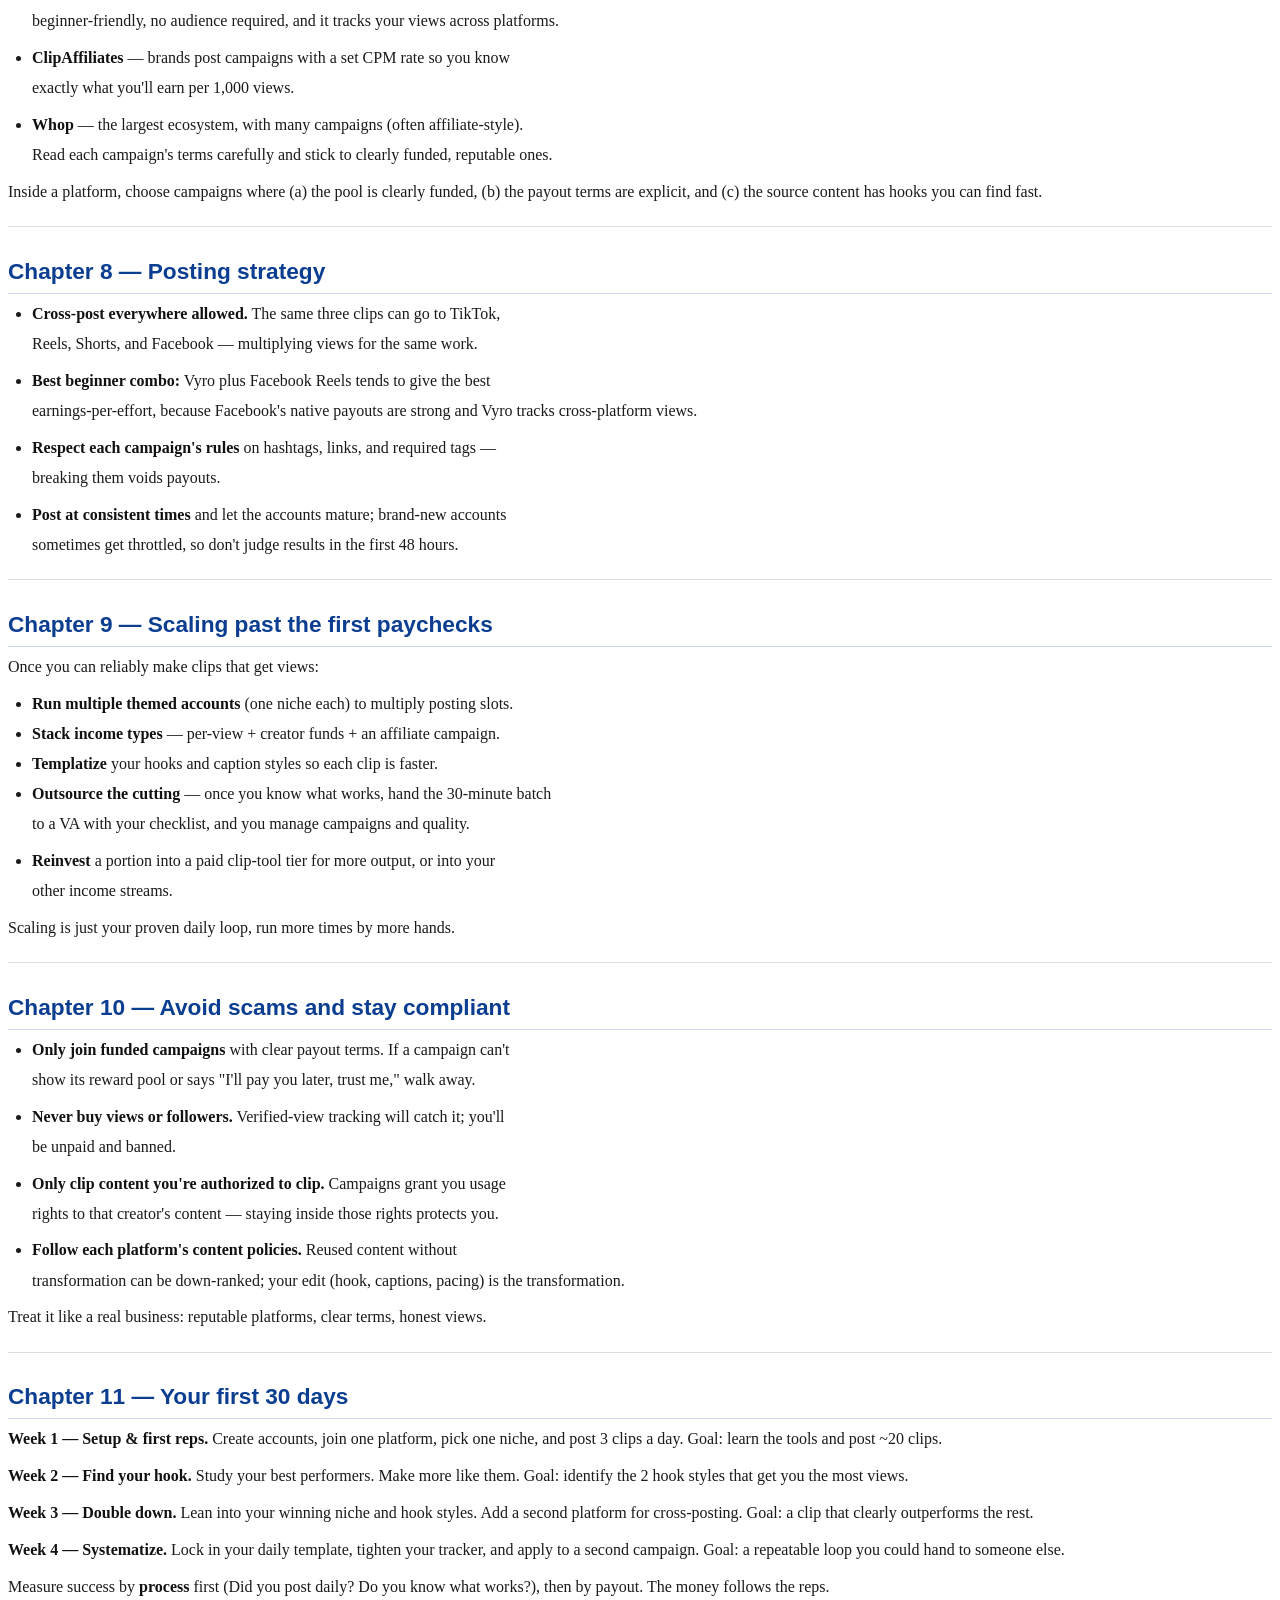
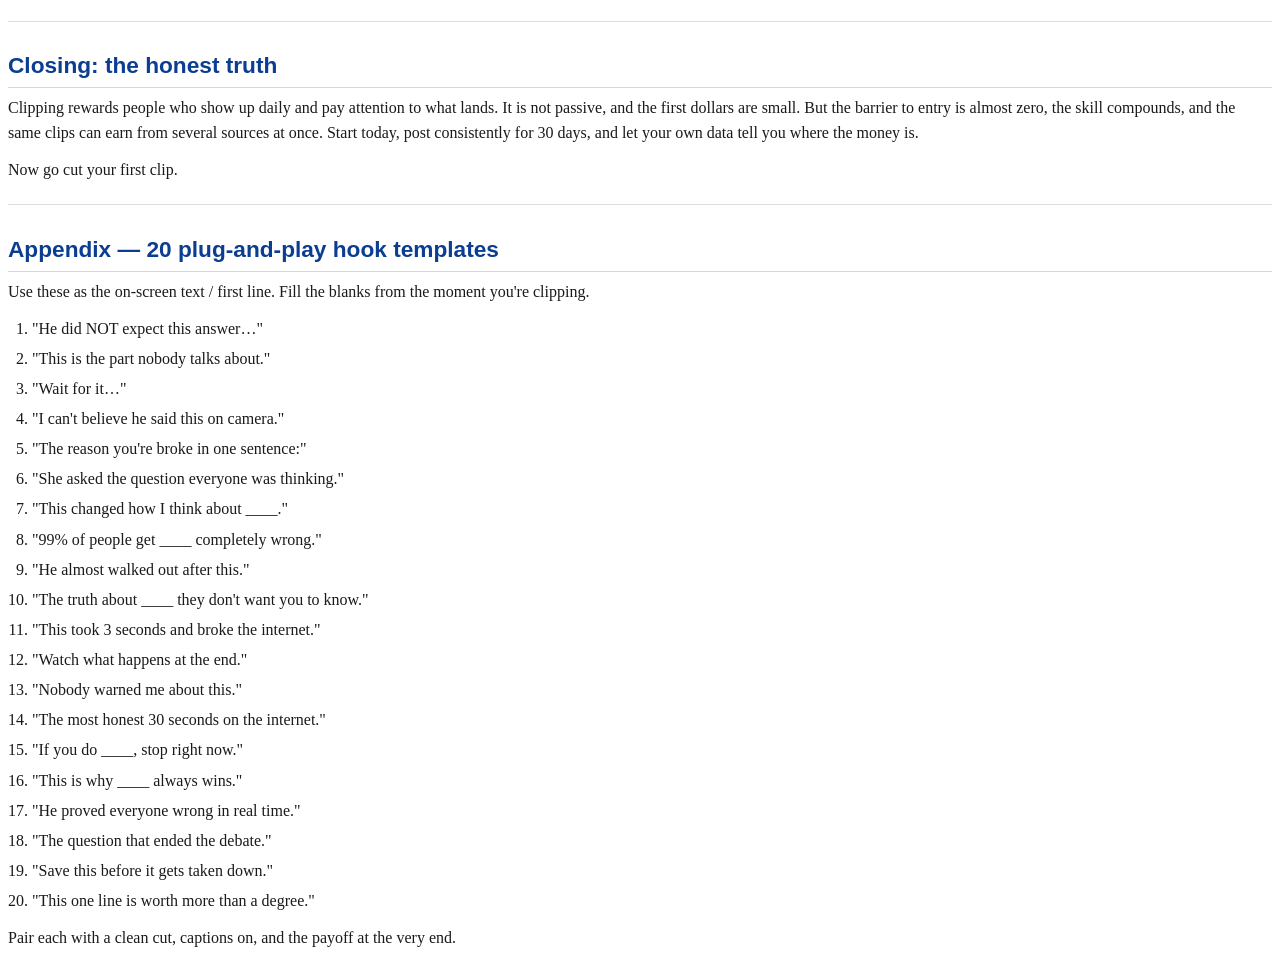
<file: business/digital-products/ebook-clipping/the-clipping-playbook.html>
<!DOCTYPE html><html><head><meta charset='utf-8'><title>The Faceless Clipping Playbook</title><style>
@page { size: A4; margin: 22mm 20mm; }
body { font: 12pt/1.55 Georgia, 'Times New Roman', serif; color: #1a1a1a; }
h1 { font-family: Helvetica, Arial, sans-serif; font-size: 26pt; color: #0b3d91;
     margin: 0 0 6pt; line-height: 1.15; }
h2 { font-family: Helvetica, Arial, sans-serif; font-size: 17pt; color: #0b3d91;
     margin: 20pt 0 6pt; border-bottom: 1px solid #ccd6f0; padding-bottom: 3pt; }
h3 { font-family: Helvetica, Arial, sans-serif; font-size: 13pt; color: #333;
     margin: 14pt 0 4pt; }
h4 { font-family: Helvetica, Arial, sans-serif; font-size: 12pt; color: #555;
     margin: 12pt 0 4pt; }
p { margin: 0 0 9pt; }
ul, ol { margin: 0 0 9pt 18pt; padding: 0; }
li { margin: 0 0 4pt; }
blockquote { margin: 10pt 0; padding: 8pt 12pt; background: #f1f5ff;
             border-left: 4px solid #4f8cff; color: #243; }
hr { border: none; border-top: 1px solid #ddd; margin: 16pt 0; }
strong { color: #111; }
a { color: #0b3d91; }
</style></head><body><h1>The Faceless Clipping Playbook</h1>
<h3>How to Get Paid for Short-Form Video — Without Showing Your Face (2026 Edition)</h3>
<p>A practical, no-fluff system for turning other people&#x27;s long videos into short clips that earn. No camera, no audience to start, no expensive gear.</p>
<hr/>
<h2>Read this first</h2>
<p>Clipping is real, but it is not magic. You get paid for <strong>views</strong> and <strong>approved submissions</strong>, which means you get paid for <strong>volume plus skill</strong> — posting consistently while learning what makes people stop scrolling. This book gives you the skill and the system. The reps are yours.</p>
<p>Honest expectations, up front:</p>
<ul>
<li><strong>Month 1:</strong> likely $0 for the first days, then roughly $200–$500 if you post</li>
<p>every day and improve.</p>
<li><strong>Months 2–6:</strong> consistent clippers commonly reach $2,000–$8,000/month.</li>
<li><strong>Top full-time clippers:</strong> $10,000–$30,000/month — after months of volume and</li>
<p>a few clips that went big.</p>
</ul>
<p>Most clips do almost nothing. A small number carry your whole month. That is normal and it is the entire game: post enough good attempts that the winners show up.</p>
<hr/>
<h2>Chapter 1 — What clipping is and why it pays right now</h2>
<p>Long-form creators (podcasters, streamers, YouTubers, course sellers) sit on hours of content. They want short vertical clips on TikTok, Reels, and Shorts — but cutting clips all day is tedious. So they <strong>pay other people to do it</strong>, and platforms now make that easy to organize and track.</p>
<p>You take a long video, find the best 15–45 seconds, format it vertically with captions, and post it. When it gets views, you get paid. You never appear on camera — the content is the creator&#x27;s; your skill is in the cut.</p>
<p>Why now:</p>
<ul>
<li>Short-form video is where attention lives, and the platforms reward it.</li>
<li>AI tools cut the boring work from hours to minutes.</li>
<li>&quot;Content reward&quot; campaigns let creators fund a pool and pay many clippers at</li>
<p>once, so there&#x27;s a steady supply of paid work.</p>
</ul>
<hr/>
<h2>Chapter 2 — How you actually get paid</h2>
<p>There are three income types. Most serious clippers stack all three.</p>
<p><strong>1. Pay-per-view (CPM) campaigns.</strong> A creator or brand funds a reward pool. You post clips of their content and earn per 1,000 *verified* views. Typical rates run <strong>$1–$5 per 1,000 views</strong>, sometimes lower in crowded niches, higher with viral bonuses. Verified means the platform confirms the views are real — so buying views or using bots only gets you banned and unpaid.</p>
<p><strong>2. Affiliate campaigns.</strong> Common where creators sell a course, community, or product. Instead of paying per view, they pay you a <strong>percentage of sales</strong> your clips drive. Higher upside if the offer converts, but you&#x27;re betting on their funnel as well as your clip.</p>
<p><strong>3. Platform creator funds.</strong> TikTok, YouTube Shorts, and Facebook Reels pay their own creators for views. These stack *on top of* campaign pay — the same clip can earn from the campaign and from the platform. This is the &quot;get paid twice&quot; effect.</p>
<blockquote>Beginner takeaway: start with <strong>per-view campaigns</strong> for predictable pay, post</blockquote>
<blockquote>on platforms with creator funds so your views earn double, and graduate to</blockquote>
<blockquote>affiliate campaigns once you can reliably make clips that land.</blockquote>
<hr/>
<h2>Chapter 3 — Choosing your niche (do not skip)</h2>
<p>The single biggest beginner mistake is clipping random content across ten topics. The algorithm and your own skill both reward <strong>focus</strong>. Pick one niche, learn what makes its audience stop scrolling, then expand.</p>
<p>Good starter niches (high clip demand, clear hooks):</p>
<ul>
<li><strong>Podcasts &amp; interviews</strong> — hot takes, debates, surprising stories.</li>
<li><strong>Gaming &amp; streamers</strong> — impressive plays, funny fails, big reactions.</li>
<li><strong>Motivation &amp; business</strong> — punchy advice, contrarian opinions.</li>
<li><strong>Comedy &amp; reactions</strong> — timing-driven, very shareable.</li>
<li><strong>Finance &amp; &quot;did you know&quot; facts</strong> — curiosity hooks, strong retention.</li>
</ul>
<p>How to choose: pick the one you&#x27;d happily watch for hours, because you&#x27;ll watch a lot of it. Enjoyment is what keeps you posting long enough to get good.</p>
<hr/>
<h2>Chapter 4 — Your toolkit (cheap to free)</h2>
<p>You need surprisingly little:</p>
<ul>
<li><strong>An AI clipping tool</strong> — OpusClip or Ssemble. Paste a long video&#x27;s URL and it</li>
<p>auto-finds clip-worthy moments, crops to vertical, adds captions, and ranks   clips by a &quot;virality score.&quot; Free tiers are enough to start.</p>
<li><strong>A phone or basic computer</strong> for posting.</li>
<li><strong>Posting accounts</strong> — TikTok, Instagram (Reels), YouTube (Shorts), Facebook</li>
<p>(Reels). Faceless handles are completely normal.</p>
<li><strong>A simple tracker</strong> — a spreadsheet with columns for clip, platform, views,</li>
<p>and payout. What you measure, you improve.</p>
</ul>
<p>That&#x27;s it. No camera, no studio, no paid software required to begin.</p>
<hr/>
<h2>Chapter 5 — The 30-minute daily workflow</h2>
<p>Once set up, a daily batch takes about half an hour:</p>
<ol>
<li><strong>Pick your campaign&#x27;s source video</strong> (5 min) — choose one with clear hooks.</li>
<li><strong>Auto-cut</strong> (5 min) — paste the URL into your clip tool; generate 5 clips.</li>
<li><strong>Select the best 3</strong> (5 min) — strongest hooks, cleanest moments.</li>
<li><strong>Polish each</strong> (10 min) — trim so the hook hits in the first 1–2 seconds,</li>
<p>check captions are readable, add a 3–6 word on-screen title.</p>
<li><strong>Post across platforms</strong> (5 min) — follow each campaign&#x27;s submission rules;</li>
<p>put your link in bio.</p>
<li><strong>Log it</strong> — record each clip so tomorrow you can copy what worked.</li>
</ol>
<p>Three to five clips a day, every day, beats twenty clips once a week. Consistency feeds the algorithm and accelerates your learning.</p>
<hr/>
<h2>Chapter 6 — Anatomy of a clip that pops</h2>
<p>A clip lives or dies in its first second. Master these and your view counts climb:</p>
<ul>
<li><strong>The hook (0–2s).</strong> Open on the most surprising, funny, or tension-filled</li>
<p>moment — never the slow build-up. If the payoff is at 0:40, tease it at 0:00.</p>
<li><strong>On-screen text.</strong> A short, bold caption that states the stakes or the</li>
<p>question. Most people watch muted; the text is the hook for them.</p>
<li><strong>Captions.</strong> Always on, accurate, easy to read. They boost retention and</li>
<p>accessibility.</p>
<li><strong>Pacing.</strong> Cut dead air. Every second must earn the next. Aim for 15–45</li>
<p>seconds; shorter often wins for a first clip.</p>
<li><strong>A reason to finish.</strong> Loop-friendly endings, an unanswered question, or a</li>
<p>punchline at the very end keep watch-time high — and watch-time is what the   algorithm pays for.</p>
</ul>
<p>Retention is the metric behind the money. Re-watch your best performers and copy their structure.</p>
<hr/>
<h2>Chapter 7 — Where to find campaigns</h2>
<p>Pick one or two platforms to start; don&#x27;t spread thin.</p>
<ul>
<li><strong>Vyro</strong> — a clipping marketplace (associated with MrBeast). Per-view, very</li>
<p>beginner-friendly, no audience required, and it tracks your views across   platforms.</p>
<li><strong>ClipAffiliates</strong> — brands post campaigns with a set CPM rate so you know</li>
<p>exactly what you&#x27;ll earn per 1,000 views.</p>
<li><strong>Whop</strong> — the largest ecosystem, with many campaigns (often affiliate-style).</li>
<p>Read each campaign&#x27;s terms carefully and stick to clearly funded, reputable   ones.</p>
</ul>
<p>Inside a platform, choose campaigns where (a) the pool is clearly funded, (b) the payout terms are explicit, and (c) the source content has hooks you can find fast.</p>
<hr/>
<h2>Chapter 8 — Posting strategy</h2>
<ul>
<li><strong>Cross-post everywhere allowed.</strong> The same three clips can go to TikTok,</li>
<p>Reels, Shorts, and Facebook — multiplying views for the same work.</p>
<li><strong>Best beginner combo:</strong> Vyro plus Facebook Reels tends to give the best</li>
<p>earnings-per-effort, because Facebook&#x27;s native payouts are strong and Vyro   tracks cross-platform views.</p>
<li><strong>Respect each campaign&#x27;s rules</strong> on hashtags, links, and required tags —</li>
<p>breaking them voids payouts.</p>
<li><strong>Post at consistent times</strong> and let the accounts mature; brand-new accounts</li>
<p>sometimes get throttled, so don&#x27;t judge results in the first 48 hours.</p>
</ul>
<hr/>
<h2>Chapter 9 — Scaling past the first paychecks</h2>
<p>Once you can reliably make clips that get views:</p>
<ul>
<li><strong>Run multiple themed accounts</strong> (one niche each) to multiply posting slots.</li>
<li><strong>Stack income types</strong> — per-view + creator funds + an affiliate campaign.</li>
<li><strong>Templatize</strong> your hooks and caption styles so each clip is faster.</li>
<li><strong>Outsource the cutting</strong> — once you know what works, hand the 30-minute batch</li>
<p>to a VA with your checklist, and you manage campaigns and quality.</p>
<li><strong>Reinvest</strong> a portion into a paid clip-tool tier for more output, or into your</li>
<p>other income streams.</p>
</ul>
<p>Scaling is just your proven daily loop, run more times by more hands.</p>
<hr/>
<h2>Chapter 10 — Avoid scams and stay compliant</h2>
<ul>
<li><strong>Only join funded campaigns</strong> with clear payout terms. If a campaign can&#x27;t</li>
<p>show its reward pool or says &quot;I&#x27;ll pay you later, trust me,&quot; walk away.</p>
<li><strong>Never buy views or followers.</strong> Verified-view tracking will catch it; you&#x27;ll</li>
<p>be unpaid and banned.</p>
<li><strong>Only clip content you&#x27;re authorized to clip.</strong> Campaigns grant you usage</li>
<p>rights to that creator&#x27;s content — staying inside those rights protects you.</p>
<li><strong>Follow each platform&#x27;s content policies.</strong> Reused content without</li>
<p>transformation can be down-ranked; your edit (hook, captions, pacing) is the   transformation.</p>
</ul>
<p>Treat it like a real business: reputable platforms, clear terms, honest views.</p>
<hr/>
<h2>Chapter 11 — Your first 30 days</h2>
<p><strong>Week 1 — Setup &amp; first reps.</strong> Create accounts, join one platform, pick one niche, and post 3 clips a day. Goal: learn the tools and post ~20 clips.</p>
<p><strong>Week 2 — Find your hook.</strong> Study your best performers. Make more like them. Goal: identify the 2 hook styles that get you the most views.</p>
<p><strong>Week 3 — Double down.</strong> Lean into your winning niche and hook styles. Add a second platform for cross-posting. Goal: a clip that clearly outperforms the rest.</p>
<p><strong>Week 4 — Systematize.</strong> Lock in your daily template, tighten your tracker, and apply to a second campaign. Goal: a repeatable loop you could hand to someone else.</p>
<p>Measure success by <strong>process</strong> first (Did you post daily? Do you know what works?), then by payout. The money follows the reps.</p>
<hr/>
<h2>Closing: the honest truth</h2>
<p>Clipping rewards people who show up daily and pay attention to what lands. It is not passive, and the first dollars are small. But the barrier to entry is almost zero, the skill compounds, and the same clips can earn from several sources at once. Start today, post consistently for 30 days, and let your own data tell you where the money is.</p>
<p>Now go cut your first clip.</p>
<hr/>
<h2>Appendix — 20 plug-and-play hook templates</h2>
<p>Use these as the on-screen text / first line. Fill the blanks from the moment you&#x27;re clipping.</p>
<ol>
<li>&quot;He did NOT expect this answer…&quot;</li>
<li>&quot;This is the part nobody talks about.&quot;</li>
<li>&quot;Wait for it…&quot;</li>
<li>&quot;I can&#x27;t believe he said this on camera.&quot;</li>
<li>&quot;The reason you&#x27;re broke in one sentence:&quot;</li>
<li>&quot;She asked the question everyone was thinking.&quot;</li>
<li>&quot;This changed how I think about ____.&quot;</li>
<li>&quot;99% of people get ____ completely wrong.&quot;</li>
<li>&quot;He almost walked out after this.&quot;</li>
<li>&quot;The truth about ____ they don&#x27;t want you to know.&quot;</li>
<li>&quot;This took 3 seconds and broke the internet.&quot;</li>
<li>&quot;Watch what happens at the end.&quot;</li>
<li>&quot;Nobody warned me about this.&quot;</li>
<li>&quot;The most honest 30 seconds on the internet.&quot;</li>
<li>&quot;If you do ____, stop right now.&quot;</li>
<li>&quot;This is why ____ always wins.&quot;</li>
<li>&quot;He proved everyone wrong in real time.&quot;</li>
<li>&quot;The question that ended the debate.&quot;</li>
<li>&quot;Save this before it gets taken down.&quot;</li>
<li>&quot;This one line is worth more than a degree.&quot;</li>
</ol>
<p>Pair each with a clean cut, captions on, and the payoff at the very end.</p></body></html>
</file>
<file: dashboard/assets/dashboard.css>
:root {
  --bg: #0f1419;
  --panel: #1a212b;
  --panel-2: #222c39;
  --text: #e6edf3;
  --muted: #8b97a7;
  --line: #2b3645;
  --good: #3fb950;
  --warn: #d29922;
  --bad: #f85149;
  --accent: #58a6ff;
}

* { box-sizing: border-box; }
[hidden] { display: none !important; }

body {
  margin: 0;
  font-family: -apple-system, BlinkMacSystemFont, "Segoe UI", Roboto, Helvetica, Arial, sans-serif;
  background: var(--bg);
  color: var(--text);
  line-height: 1.5;
}

.topbar {
  display: flex;
  align-items: center;
  justify-content: space-between;
  padding: 16px 24px;
  border-bottom: 1px solid var(--line);
  background: var(--panel);
}

.brand { display: flex; align-items: center; gap: 12px; }
.brand h1 { font-size: 18px; margin: 0; font-weight: 600; }
.brand .dot {
  width: 10px; height: 10px; border-radius: 50%;
  background: var(--good);
  box-shadow: 0 0 10px var(--good);
}

.mode {
  font-size: 13px;
  font-weight: 600;
  padding: 5px 12px;
  border-radius: 999px;
  border: 1px solid var(--line);
  text-transform: uppercase;
  letter-spacing: 0.5px;
}
.mode.offline { color: var(--warn); border-color: var(--warn); }
.mode.online { color: var(--good); border-color: var(--good); }

main { max-width: 1100px; margin: 0 auto; padding: 24px; }

.loading { color: var(--muted); }

.mode-note {
  background: var(--panel-2);
  border: 1px solid var(--line);
  border-left: 3px solid var(--warn);
  padding: 12px 16px;
  border-radius: 8px;
  font-size: 14px;
  color: var(--muted);
  margin-bottom: 20px;
}

.cards {
  display: grid;
  grid-template-columns: repeat(auto-fit, minmax(160px, 1fr));
  gap: 14px;
  margin-bottom: 20px;
}
.card {
  background: var(--panel);
  border: 1px solid var(--line);
  border-radius: 10px;
  padding: 16px;
}
.card .value { font-size: 28px; font-weight: 700; }
.card .label { font-size: 12px; color: var(--muted); text-transform: uppercase; letter-spacing: 0.5px; }
.card.accent .value { color: var(--accent); }
.card.warn .value { color: var(--warn); }
.card.good .value { color: var(--good); }

.grid {
  display: grid;
  grid-template-columns: 1.4fr 1fr;
  gap: 20px;
  margin-bottom: 20px;
}
@media (max-width: 760px) { .grid { grid-template-columns: 1fr; } }

.panel {
  background: var(--panel);
  border: 1px solid var(--line);
  border-radius: 10px;
  padding: 18px;
  margin-bottom: 20px;
}
.panel h2 { margin: 0 0 14px; font-size: 15px; font-weight: 600; }

canvas { width: 100%; height: auto; }

.usage-head { display: flex; justify-content: space-between; font-size: 13px; color: var(--muted); margin-bottom: 6px; }
.usage-note { font-size: 13px; color: var(--muted); margin: 8px 0 0; }
.usage-pattern { margin-top: 18px; }
.hours { display: flex; align-items: flex-end; gap: 3px; height: 90px; }
.hour { flex: 1; display: flex; flex-direction: column; align-items: center; justify-content: flex-end; height: 100%; position: relative; }
.hour-bar { width: 100%; min-height: 2px; background: var(--accent); border-radius: 3px 3px 0 0; opacity: 0.55; }
.hour-bar.peak { background: var(--good); opacity: 1; }
.hour-label { position: absolute; bottom: -16px; font-size: 10px; color: var(--muted); }
.usage-pattern { padding-bottom: 18px; }

.area-row { margin-bottom: 12px; }
.area-row .area-head { display: flex; justify-content: space-between; font-size: 13px; margin-bottom: 4px; }
.area-bar { height: 8px; background: var(--panel-2); border-radius: 999px; overflow: hidden; }
.area-bar > span { display: block; height: 100%; background: var(--accent); border-radius: 999px; }

table { width: 100%; border-collapse: collapse; font-size: 14px; }
th, td { text-align: left; padding: 10px 8px; border-bottom: 1px solid var(--line); }
th { color: var(--muted); font-weight: 600; font-size: 12px; text-transform: uppercase; letter-spacing: 0.5px; }
tr:last-child td { border-bottom: none; }

.pill {
  display: inline-block;
  font-size: 12px;
  font-weight: 600;
  padding: 2px 10px;
  border-radius: 999px;
}
.pill.running, .pill.done, .pill.good { background: rgba(63,185,80,0.15); color: var(--good); }
.pill.warn, .pill.in_progress { background: rgba(210,153,34,0.15); color: var(--warn); }
.pill.skipped, .pill.blocked, .pill.bad { background: rgba(248,81,73,0.15); color: var(--bad); }
.pill.needs { background: rgba(88,166,255,0.15); color: var(--accent); }

.footer {
  max-width: 1100px;
  margin: 0 auto;
  padding: 16px 24px 40px;
  display: flex;
  align-items: center;
  justify-content: space-between;
  color: var(--muted);
  font-size: 13px;
}
.footer button {
  background: var(--panel-2);
  color: var(--text);
  border: 1px solid var(--line);
  border-radius: 8px;
  padding: 6px 14px;
  cursor: pointer;
  font-size: 13px;
}
.footer button:hover { border-color: var(--accent); }
.footer-actions { display: flex; align-items: center; gap: 14px; }
.footer .auto { display: flex; align-items: center; gap: 6px; cursor: pointer; }
.datasource { color: var(--muted); }
@media (max-width: 600px) {
  .footer { flex-direction: column; align-items: flex-start; gap: 12px; }
}

/* ---------- Approvals inbox ("on your desk") ---------- */
.desk { border-left: 3px solid var(--accent); }
.desk h2 { display: flex; align-items: center; gap: 10px; }
.badge {
  display: inline-flex; align-items: center; justify-content: center;
  min-width: 22px; height: 22px; padding: 0 7px; border-radius: 999px;
  background: var(--accent); color: #06121f; font-size: 12px; font-weight: 700;
}
.desk-sub { color: var(--muted); font-size: 13px; margin: 0 0 14px; }
.desk-empty { color: var(--muted); }
.desk-card {
  background: var(--panel-2); border: 1px solid var(--line); border-radius: 10px;
  padding: 14px 16px; margin-bottom: 12px;
  transition: border-color .2s, opacity .3s;
}
.desk-card.decided { opacity: 0.8; border-color: var(--good); }
.desk-title { font-weight: 600; margin-bottom: 4px; }
.desk-detail { color: var(--muted); font-size: 13px; margin-bottom: 12px; }
.desk-actions { display: flex; gap: 10px; flex-wrap: wrap; }
.desk-btn {
  background: var(--panel); color: var(--text); border: 1px solid var(--line);
  border-radius: 8px; padding: 8px 16px; cursor: pointer; font-size: 13px;
  font-weight: 600; transition: transform .1s, border-color .2s, background .2s;
}
.desk-btn:hover { border-color: var(--accent); transform: translateY(-1px); }
.desk-btn.primary { background: var(--accent); color: #06121f; border-color: var(--accent); }
.desk-btn.small { padding: 5px 12px; font-weight: 500; }
.desk-btn.ghost { background: transparent; color: var(--muted); }
.desk-decided { display: flex; align-items: center; gap: 14px; flex-wrap: wrap; margin-top: 4px; }
.desk-chosen { color: var(--good); font-weight: 600; font-size: 14px; }
.desk-link { color: var(--accent); font-size: 13px; text-decoration: none; }
.desk-link:hover { text-decoration: underline; }

/* ---------- Live activity feed ---------- */
.feed-panel { position: relative; overflow: hidden; }
.feed-header { display: flex; align-items: center; justify-content: space-between; margin-bottom: 14px; }
.feed-header h2 { margin: 0; }
.feed-controls { display: flex; align-items: center; gap: 12px; }
.feed-controls button {
  background: var(--panel-2); color: var(--text); border: 1px solid var(--line);
  border-radius: 8px; padding: 6px 14px; cursor: pointer; font-size: 13px;
}
.feed-controls button:hover { border-color: var(--accent); }
.feed-controls .auto { display: flex; align-items: center; gap: 6px; cursor: pointer; font-size: 13px; color: var(--muted); }
.live-dot { width: 9px; height: 9px; border-radius: 50%; background: var(--good); box-shadow: 0 0 0 0 rgba(63,185,80,0.6); animation: pulse 1.8s infinite; }
.live-dot.off { background: var(--muted); animation: none; box-shadow: none; }
@keyframes pulse {
  0% { box-shadow: 0 0 0 0 rgba(63,185,80,0.6); }
  70% { box-shadow: 0 0 0 9px rgba(63,185,80,0); }
  100% { box-shadow: 0 0 0 0 rgba(63,185,80,0); }
}
.burst-canvas { position: absolute; inset: 0; pointer-events: none; z-index: 5; }

.feed { display: flex; flex-direction: column; gap: 10px; max-height: 460px; overflow-y: auto; }
.feed-item {
  display: flex; align-items: center; gap: 14px;
  background: linear-gradient(100deg, var(--panel-2), var(--panel));
  border: 1px solid var(--line); border-left: 3px solid var(--accent);
  border-radius: 10px; padding: 12px 14px;
  opacity: 0; transform: translateX(-14px);
  transition: opacity .45s ease, transform .45s ease, box-shadow .3s;
}
.feed-item.show { opacity: 1; transform: translateX(0); }
.feed-item:hover { box-shadow: 0 0 0 1px var(--accent), 0 6px 18px rgba(0,0,0,0.35); }
.feed-ring { position: relative; width: 38px; height: 38px; flex: none; }
.feed-ring svg { width: 38px; height: 38px; transform: rotate(-90deg); }
.feed-ring circle { fill: none; stroke-width: 3; }
.feed-ring circle.bg { stroke: var(--line); }
.feed-ring circle.fg {
  stroke: var(--accent); stroke-dasharray: 100.5; stroke-dashoffset: 100.5;
  stroke-linecap: round; animation: ringfill .9s ease forwards;
}
@keyframes ringfill { to { stroke-dashoffset: 0; } }
.feed-ring .check {
  position: absolute; inset: 0; display: flex; align-items: center; justify-content: center;
  color: var(--accent); font-weight: 700; font-size: 15px;
  opacity: 0; animation: checkin .4s ease .7s forwards;
}
@keyframes checkin { from { opacity: 0; transform: scale(0.4); } to { opacity: 1; transform: scale(1); } }
.feed-body { min-width: 0; }
.feed-title { font-weight: 600; white-space: nowrap; overflow: hidden; text-overflow: ellipsis; }
.feed-meta { font-size: 12px; color: var(--muted); margin-top: 2px; }
.feed-area {
  color: var(--accent); font-weight: 600; text-transform: uppercase;
  font-size: 11px; letter-spacing: 0.4px;
}

/* ---------- Scheduled maintenance overlay ---------- */
body.maint-locked { overflow: hidden; }
.maintenance {
  position: fixed; inset: 0; z-index: 1000;
  display: flex; align-items: center; justify-content: center;
  padding: 24px;
  background: radial-gradient(circle at 50% 30%, rgba(34,44,57,0.96), rgba(15,20,25,0.985));
  backdrop-filter: blur(8px);
  animation: maintfade .4s ease;
}
@keyframes maintfade { from { opacity: 0; } to { opacity: 1; } }
.maint-card {
  max-width: 520px; width: 100%; text-align: center;
  background: var(--panel); border: 1px solid var(--line);
  border-radius: 16px; padding: 40px 32px;
  box-shadow: 0 24px 60px rgba(0,0,0,0.5);
}
.maint-icon { font-size: 56px; line-height: 1; margin-bottom: 8px; animation: wrench 2.4s ease-in-out infinite; }
@keyframes wrench { 0%,100% { transform: rotate(-8deg); } 50% { transform: rotate(8deg); } }
.maint-card h1 { font-size: 26px; margin: 8px 0 12px; }
.maint-card p { color: var(--muted); margin: 0 0 16px; font-size: 15px; line-height: 1.6; }
.maint-window { font-size: 13px; color: var(--muted); margin-bottom: 6px; }
.maint-countdown {
  font-size: 18px; font-weight: 700; color: var(--accent);
  font-variant-numeric: tabular-nums; margin-bottom: 24px; min-height: 24px;
}
.maint-bypass {
  background: var(--accent); color: #06121f; border: none;
  border-radius: 10px; padding: 12px 22px; font-size: 14px; font-weight: 700;
  cursor: pointer; transition: transform .1s, filter .2s;
}
.maint-bypass:hover { transform: translateY(-1px); filter: brightness(1.08); }
.maint-fineprint { font-size: 12px; color: var(--muted); margin-top: 16px !important; }

.stale-banner {
  position: sticky; top: 0; z-index: 50;
  display: flex; align-items: center; justify-content: center; gap: 14px;
  background: rgba(210,153,34,0.16); color: var(--warn);
  border-bottom: 1px solid var(--warn);
  padding: 8px 16px; font-size: 13px; font-weight: 600;
}
.stale-banner button {
  background: transparent; color: var(--warn);
  border: 1px solid var(--warn); border-radius: 7px;
  padding: 4px 10px; cursor: pointer; font-size: 12px;
}
.stale-banner button:hover { background: rgba(210,153,34,0.2); }

/* ---------- Narration + 3D feed stage ---------- */
.narration {
  display: flex; align-items: center; gap: 10px;
  background: var(--panel-2); border: 1px solid var(--line);
  border-radius: 10px; padding: 10px 14px; margin-bottom: 14px;
  font-size: 14px;
}
.narration .narr-icon { font-size: 16px; }
#narrText { flex: 1; color: var(--text); }
.narr-voice { color: var(--muted); white-space: nowrap; }

.feed-stage {
  position: relative;
  border-radius: 12px;
  overflow: hidden;
  perspective: 900px;
}
.stars-canvas { position: absolute; inset: 0; z-index: 0; pointer-events: none; }
.feed-stage .burst-canvas { z-index: 6; }
.feed-3d {
  position: relative; z-index: 2;
  transform-style: preserve-3d;
  transition: transform .25s ease;
  padding: 4px;
}
.feed-3d .feed-item { transform: translateZ(18px); }

/* ---------- 3D activity universe ---------- */
.scene-panel { position: relative; }
.scene-hint { font-size: 12px; color: var(--muted); }
.feed-controls #scenePulse {
  background: var(--panel-2); color: var(--text); border: 1px solid var(--line);
  border-radius: 8px; padding: 6px 14px; cursor: pointer; font-size: 13px;
}
.feed-controls #scenePulse:hover { border-color: var(--accent); }
.scene-wrap {
  position: relative; width: 100%; height: 380px;
  border-radius: 12px; overflow: hidden;
  background:
    radial-gradient(circle at 50% 40%, rgba(31,111,235,0.10), transparent 60%),
    linear-gradient(180deg, #0c1118, #0f1419);
  border: 1px solid var(--line);
  touch-action: none;
}
#scene3d { display: block; width: 100%; height: 100%; cursor: grab; }
#scene3d:active { cursor: grabbing; }
.scene-label {
  position: absolute; left: 14px; bottom: 12px; right: 14px;
  font-size: 13px; color: var(--text);
  background: rgba(15,20,25,0.55); backdrop-filter: blur(4px);
  border: 1px solid var(--line); border-radius: 8px;
  padding: 6px 12px; pointer-events: none;
  white-space: nowrap; overflow: hidden; text-overflow: ellipsis;
}

/* ---------- Incident reports panel ---------- */
.incidents { border-left: 3px solid var(--warn); }
.incidents .feed-header { margin-bottom: 6px; }
.inc-head { display: flex; align-items: center; gap: 10px; margin-bottom: 4px; }
.inc-fault {
  font-size: 11px; font-weight: 700; text-transform: uppercase; letter-spacing: 0.4px;
  padding: 2px 8px; border-radius: 999px;
}
.inc-platform { background: rgba(248,81,73,0.15); color: var(--bad); }
.inc-environmental { background: rgba(210,153,34,0.15); color: var(--warn); }
.inc-process { background: rgba(88,166,255,0.15); color: var(--accent); }
.incidents .desk-btn.primary[disabled] { opacity: 0.5; cursor: default; }
</file>
